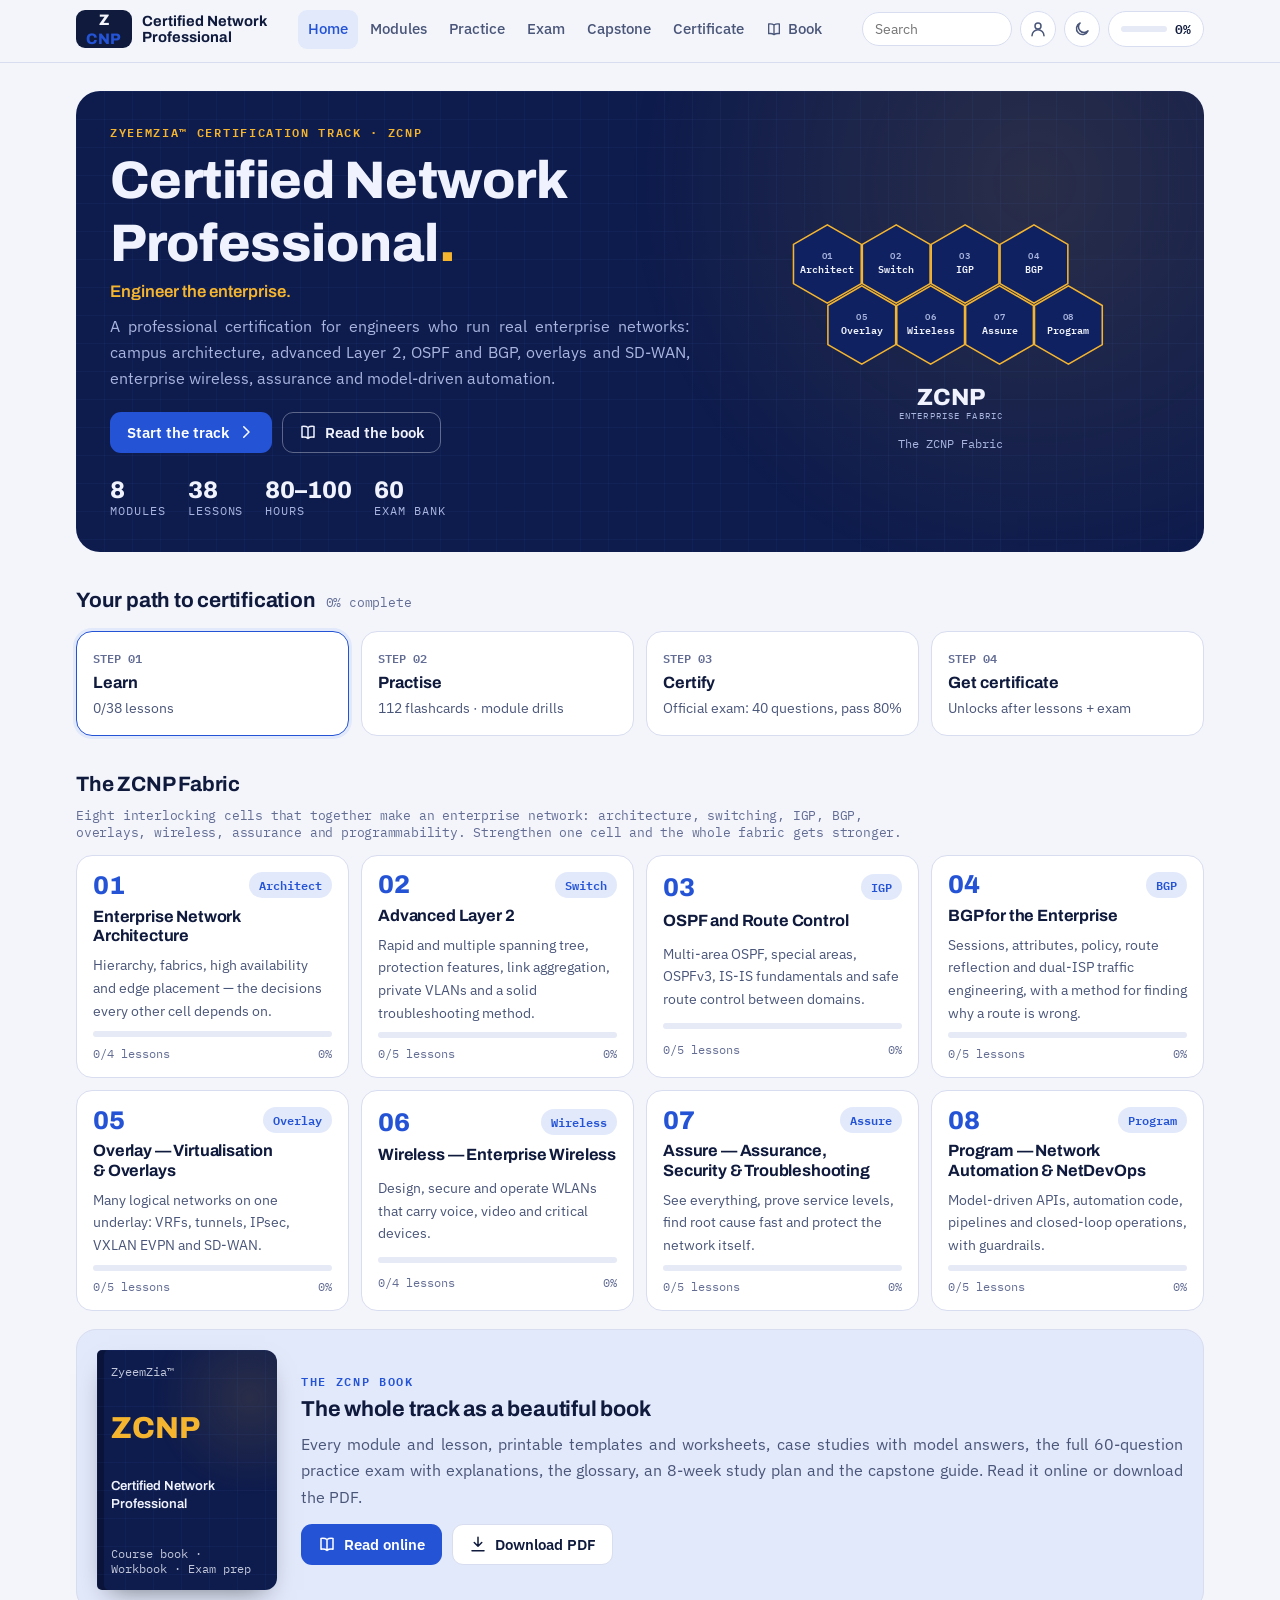
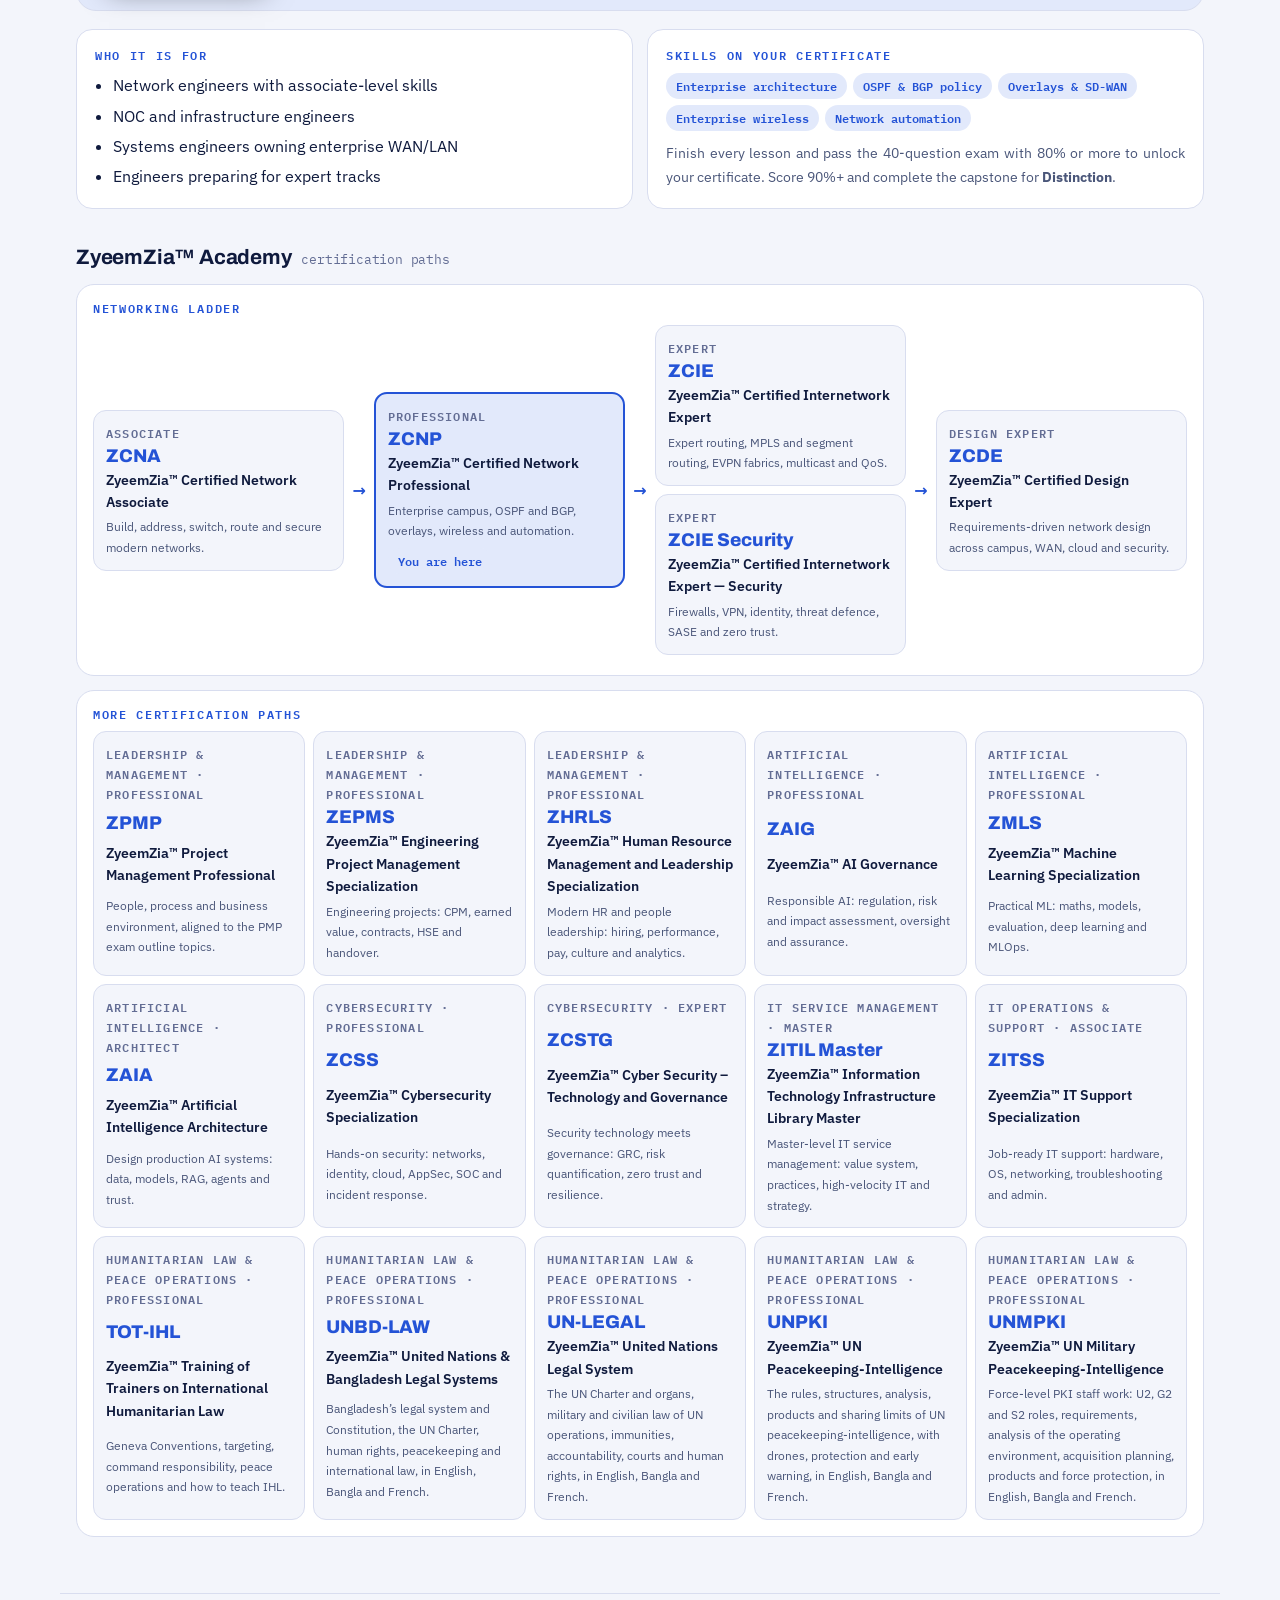
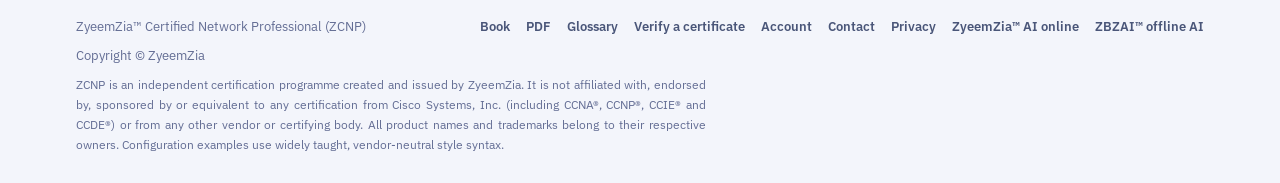
<file: index.html>
<!doctype html>
<html lang="en">
<head>
<meta charset="utf-8">
<meta name="viewport" content="width=device-width, initial-scale=1, viewport-fit=cover">
<title>ZyeemZia™ Certified Network Professional (ZCNP)</title>
<meta name="description" content="ZyeemZia™ Certified Network Professional (ZCNP): enterprise architecture, advanced switching, OSPF and BGP, overlays and SD-WAN, enterprise wireless, assurance and network automation. Free online course, smart book and certificate. Independent programme, not affiliated with Cisco.">
<meta name="author" content="ZyeemZia">
<meta name="theme-color" content="#0d1b4d">
<link rel="icon" href="favicon.svg" type="image/svg+xml">
<link rel="canonical" href="https://zcnp.zyeemzia.com/">
<meta property="og:type" content="website">
<meta property="og:site_name" content="ZyeemZia™ Certification Tracks">
<meta property="og:title" content="ZyeemZia™ Certified Network Professional (ZCNP)">
<meta property="og:description" content="ZyeemZia™ Certified Network Professional (ZCNP): enterprise architecture, advanced switching, OSPF and BGP, overlays and SD-WAN, enterprise wireless, assurance and network automation. Free online course, smart book and certificate. Independent programme, not affiliated with Cisco.">
<meta property="og:url" content="https://zcnp.zyeemzia.com/">
<meta property="og:image" content="https://zcnp.zyeemzia.com/og-image.png">
<meta property="og:image:width" content="1200">
<meta property="og:image:height" content="630">
<meta name="twitter:card" content="summary_large_image">
<meta name="twitter:image" content="https://zcnp.zyeemzia.com/og-image.png">
<script>try{var z=JSON.parse(localStorage.getItem("zcnp.v1")||"{}").theme;if(z==="dark"||z==="light")document.documentElement.setAttribute("data-theme",z)}catch(e){}</script>
<link rel="stylesheet" href="fonts.css?v=66d4b9ed12">
<link rel="stylesheet" href="theme.css?v=30d2abb371">
<link rel="preload" href="fonts/IBMPlexSans-400-latin-a68a20.woff2" as="font" type="font/woff2" crossorigin>
<link rel="preload" href="fonts/Archivo-600-latin-79dc5e.woff2" as="font" type="font/woff2" crossorigin>
<link rel="stylesheet" href="app.css?v=2059a68e38">
</head>
<body>
<header class="topbar">
  <div class="topbar-in">
    <a class="brand" href="#home" aria-label="ZCNP home"><span class="brand-mark">Z<i>CNP</i></span><span class="brand-text"><b>Certified Network Professional</b><small>ZyeemZia™ Certification Track</small></span></a>
    <nav class="mainnav" id="mainnav" aria-label="Main"></nav>
    <div class="top-tools">
      <form class="search" id="searchForm" role="search"><input id="searchInput" type="search" placeholder="Search" aria-label="Search lessons and terms"></form>
      <a class="icon-btn search-icon" href="#search/" aria-label="Search"><svg viewBox="0 0 24 24" fill="none" stroke="currentColor" stroke-width="2" stroke-linecap="round" aria-hidden="true"><circle cx="11" cy="11" r="7"/><path d="M20 20l-4-4"/></svg></a>
      <a class="icon-btn" id="acctBtn" href="#account" aria-label="Sign in"></a>
      <button class="icon-btn" id="themeBtn" type="button" aria-label="Toggle dark mode"></button>
      <a class="prog-chip" id="progChip" href="#settings" aria-label="Your progress"></a>
    </div>
  </div>
  <div class="read-bar" id="readBar"></div>
</header>
<main id="view" class="view" tabindex="-1"><div class="boot" aria-label="Loading the course"><i></i><i></i><i></i></div></main>
<footer class="site-foot">
  <div class="row"><span>ZyeemZia™ Certified Network Professional (ZCNP)</span><span style="display:flex;gap:16px;flex-wrap:wrap"><a href="book.html" target="_blank" rel="noopener">Book</a><a href="ZCNP-Book.pdf" download>PDF</a><a href="#glossary">Glossary</a><a href="#verify/">Verify a certificate</a><a href="#account">Account</a><a href="#contact">Contact</a><a href="privacy.html">Privacy</a><a href="https://ai.zyeemzia.com/" target="_blank" rel="noopener">ZyeemZia™ AI online</a><a href="https://zbzai.zyeemzia.com/" target="_blank" rel="noopener">ZBZAI™ offline AI</a></span><span>Copyright © ZyeemZia</span></div>
  <p class="disc" id="disc"></p>
</footer>
<nav class="tabbar" id="tabbar" aria-label="Main mobile"></nav>
<div class="toast" id="toast" role="status" aria-live="polite" hidden></div>
<script defer src="core.js?v=756f940ff2"></script>
<script defer src="figures.js?v=d0575e00c2"></script>
<script defer src="family.js?v=e2194631f1"></script>
<script defer src="data/track.js?v=e5dce56b9c"></script>
<script defer src="data/m1-4.js?v=70530b1c42"></script>
<script defer src="data/m5-8.js?v=0940fc25f3"></script>
<script defer src="app.js?v=317a90ee0c"></script>
<script>/* ZyeemZia house style: justified writing. Paragraphs and list text that read left-aligned are justified; centred text, headings, buttons and columns too narrow to justify cleanly stay as they are. Copyright © ZyeemZia */(function(){var S='p,li,dd,blockquote';function j(r){if(!r||!r.querySelectorAll)return;var L=r.querySelectorAll(S);for(var i=0;i<L.length;i++){var e=L[i];if(e.getAttribute('data-zj'))continue;e.setAttribute('data-zj','1');var a=getComputedStyle(e).textAlign;if(a==='start'||a==='left'||a==='-webkit-auto'){var w=e.clientWidth;if(!w||w>=280)e.style.textAlign='justify'}}}function go(){j(document);if(!window.MutationObserver)return;new MutationObserver(function(m){for(var i=0;i<m.length;i++){var N=m[i].addedNodes;for(var k=0;k<N.length;k++){var n=N[k];if(n.nodeType===1)j(n.matches&&n.matches(S)?n.parentNode:n)}}}).observe(document.body,{childList:true,subtree:true})}if(document.readyState==='loading')document.addEventListener('DOMContentLoaded',go);else go()})()</script>
</body>
</html>
</file>
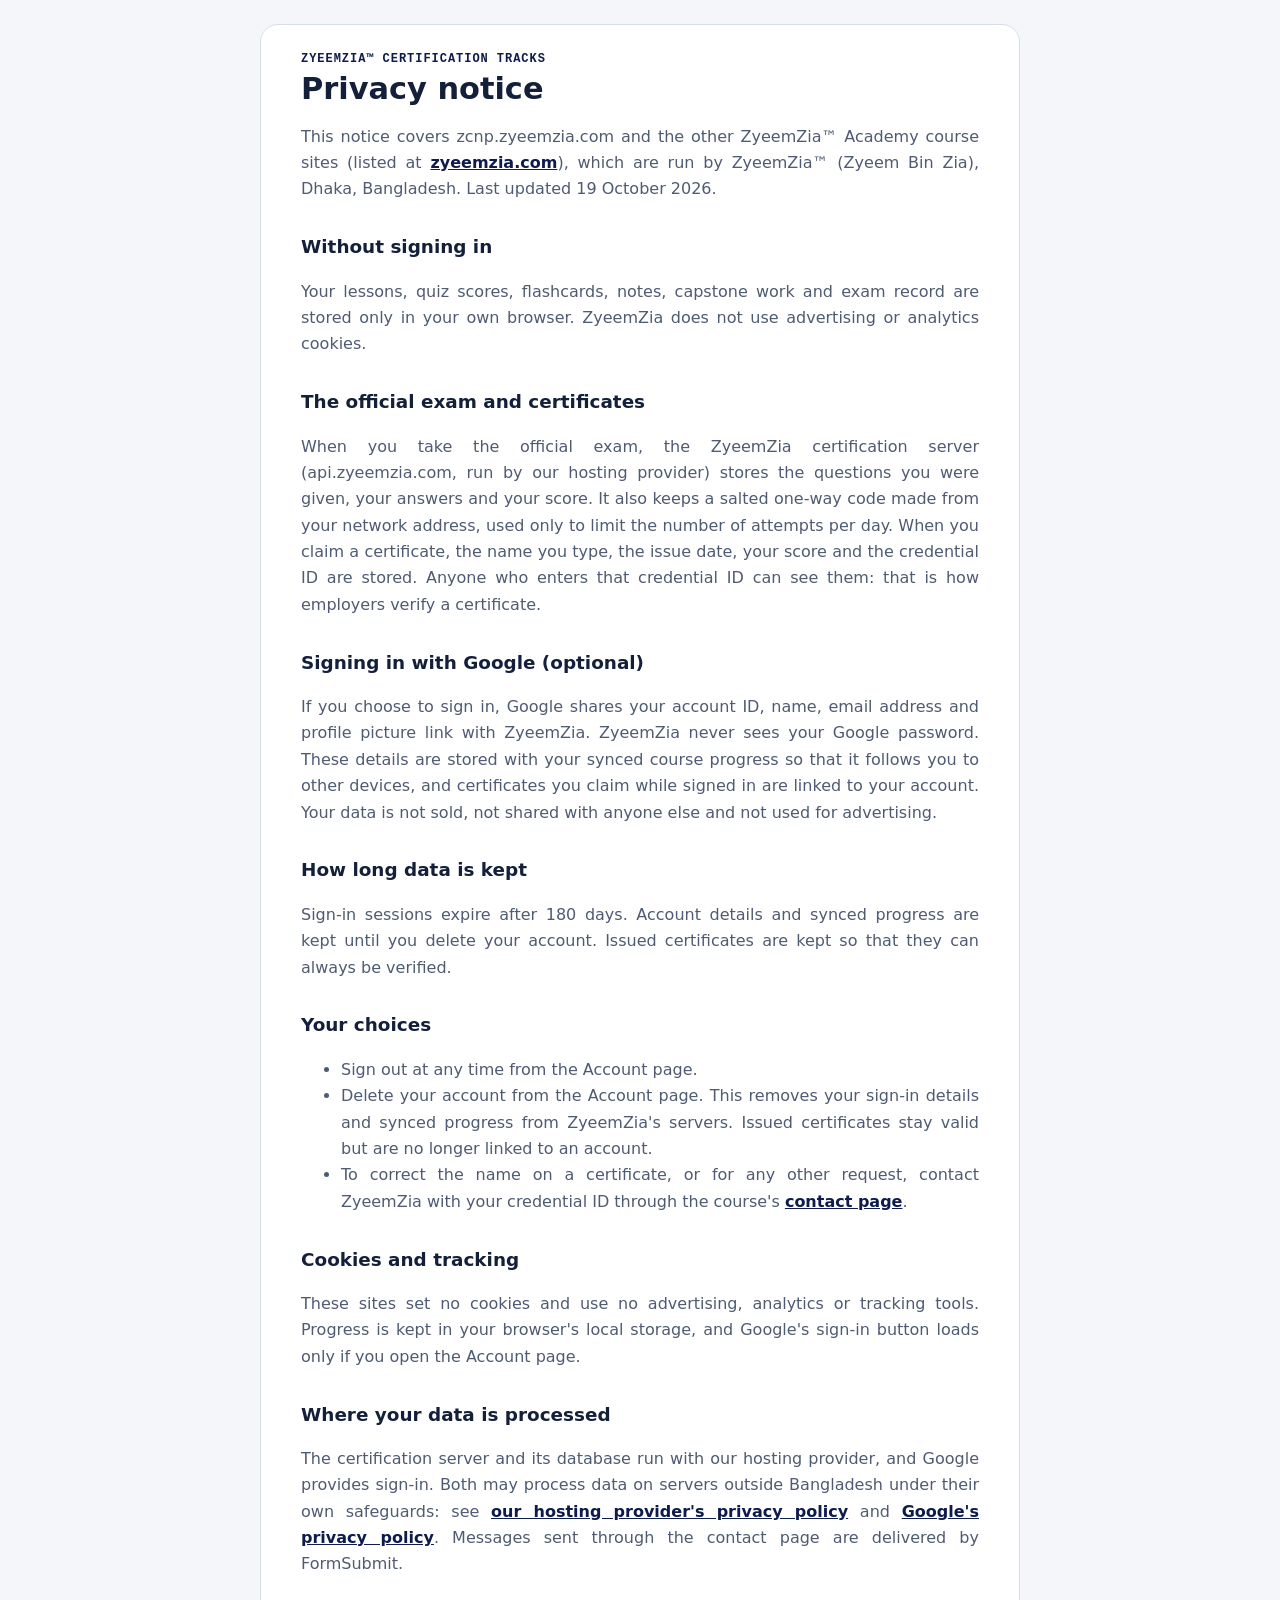
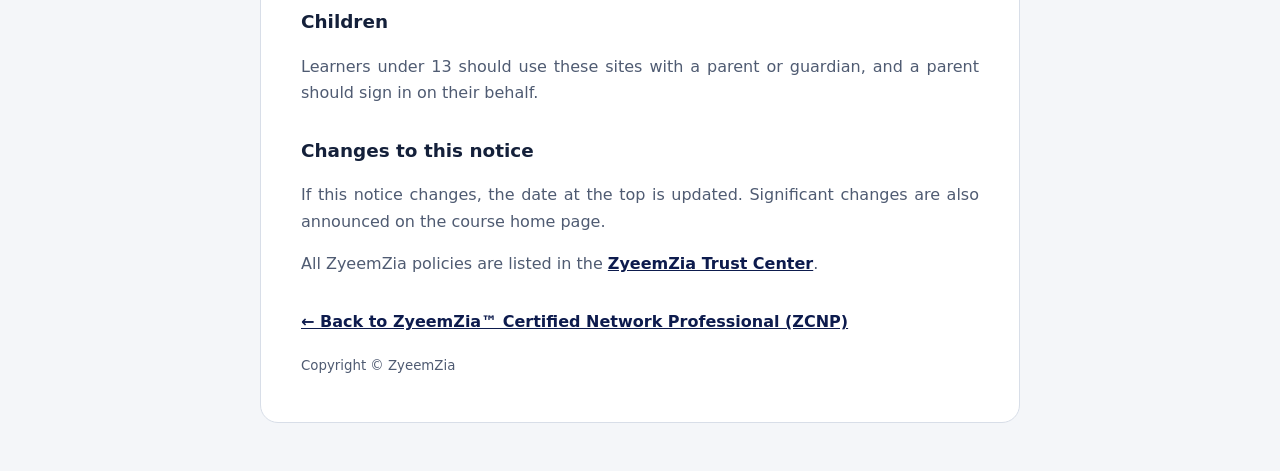
<file: privacy.html>
<!doctype html>
<html lang="en"><head><meta charset="utf-8"><meta name="viewport" content="width=device-width, initial-scale=1">
<title>Privacy notice · ZyeemZia™ ZCNP</title><meta name="description" content="How the ZyeemZia certification tracks handle your data."><link rel="icon" href="favicon.svg" type="image/svg+xml">
<style>:root{--bg:#f4f6f9;--card:#fff;--ink:#14203a;--mut:#4f5b72;--line:#d8dee8;--acc:#0d1b4d}@media (prefers-color-scheme:dark){:root{--bg:#0b1120;--card:#121a2c;--ink:#e8edf6;--mut:#a6b2c8;--line:#26324a;--acc:#f5b52e;color-scheme:dark}}
*{box-sizing:border-box}body{margin:0;background:var(--bg);color:var(--ink);font:16px/1.65 "Segoe UI",system-ui,sans-serif;padding:24px 16px 48px}main{max-width:760px;margin:0 auto;background:var(--card);border:1px solid var(--line);border-radius:18px;padding:28px clamp(18px,5vw,40px)}
h1{font-size:1.9rem;line-height:1.2;margin:.2em 0 .4em}h2{font-size:1.15rem;margin:1.6em 0 .3em}p,li{color:var(--mut)}a{color:var(--acc);font-weight:600}.eb{font:700 .75rem/1 ui-monospace,Consolas,monospace;letter-spacing:.08em;text-transform:uppercase;color:var(--acc)}small{color:var(--mut)}</style><link rel="canonical" href="https://zcnp.zyeemzia.com/privacy.html">
</head>
<body><main>
<div class="eb">ZyeemZia™ certification tracks</div>
<h1>Privacy notice</h1>
<p>This notice covers zcnp.zyeemzia.com and the other ZyeemZia™ Academy course sites (listed at <a href="https://zyeemzia.com/#academy">zyeemzia.com</a>), which are run by ZyeemZia™ (Zyeem Bin Zia), Dhaka, Bangladesh. Last updated 19 October 2026.</p>
<h2>Without signing in</h2>
<p>Your lessons, quiz scores, flashcards, notes, capstone work and exam record are stored only in your own browser. ZyeemZia does not use advertising or analytics cookies.</p>
<h2>The official exam and certificates</h2>
<p>When you take the official exam, the ZyeemZia certification server (api.zyeemzia.com, run by our hosting provider) stores the questions you were given, your answers and your score. It also keeps a salted one-way code made from your network address, used only to limit the number of attempts per day. When you claim a certificate, the name you type, the issue date, your score and the credential ID are stored. Anyone who enters that credential ID can see them: that is how employers verify a certificate.</p>
<h2>Signing in with Google (optional)</h2>
<p>If you choose to sign in, Google shares your account ID, name, email address and profile picture link with ZyeemZia. ZyeemZia never sees your Google password. These details are stored with your synced course progress so that it follows you to other devices, and certificates you claim while signed in are linked to your account. Your data is not sold, not shared with anyone else and not used for advertising.</p>
<h2>How long data is kept</h2>
<p>Sign-in sessions expire after 180 days. Account details and synced progress are kept until you delete your account. Issued certificates are kept so that they can always be verified.</p>
<h2>Your choices</h2>
<ul><li>Sign out at any time from the Account page.</li><li>Delete your account from the Account page. This removes your sign-in details and synced progress from ZyeemZia's servers. Issued certificates stay valid but are no longer linked to an account.</li><li>To correct the name on a certificate, or for any other request, contact ZyeemZia with your credential ID through the course's <a href="./#contact">contact page</a>.</li></ul>
<h2>Cookies and tracking</h2>
<p>These sites set no cookies and use no advertising, analytics or tracking tools. Progress is kept in your browser's local storage, and Google's sign-in button loads only if you open the Account page.</p>
<h2>Where your data is processed</h2>
<p>The certification server and its database run with our hosting provider, and Google provides sign-in. Both may process data on servers outside Bangladesh under their own safeguards: see <a href="https://www.cloudflare.com/privacypolicy/">our hosting provider's privacy policy</a> and <a href="https://policies.google.com/privacy">Google's privacy policy</a>. Messages sent through the contact page are delivered by FormSubmit.</p>
<h2>Children</h2>
<p>Learners under 13 should use these sites with a parent or guardian, and a parent should sign in on their behalf.</p>
<h2>Changes to this notice</h2>
<p>If this notice changes, the date at the top is updated. Significant changes are also announced on the course home page.</p>
<p>All ZyeemZia policies are listed in the <a href="https://policy.zyeemzia.com/">ZyeemZia Trust Center</a>.</p>
<p style="margin-top:2em"><a href="./">← Back to ZyeemZia™ Certified Network Professional (ZCNP)</a></p>
<p><small>Copyright © ZyeemZia</small></p>
</main><script>/* ZyeemZia house style: justified writing. Paragraphs and list text that read left-aligned are justified; centred text, headings, buttons and columns too narrow to justify cleanly stay as they are. Copyright © ZyeemZia */(function(){var S='p,li,dd,blockquote';function j(r){if(!r||!r.querySelectorAll)return;var L=r.querySelectorAll(S);for(var i=0;i<L.length;i++){var e=L[i];if(e.getAttribute('data-zj'))continue;e.setAttribute('data-zj','1');var a=getComputedStyle(e).textAlign;if(a==='start'||a==='left'||a==='-webkit-auto'){var w=e.clientWidth;if(!w||w>=280)e.style.textAlign='justify'}}}function go(){j(document);if(!window.MutationObserver)return;new MutationObserver(function(m){for(var i=0;i<m.length;i++){var N=m[i].addedNodes;for(var k=0;k<N.length;k++){var n=N[k];if(n.nodeType===1)j(n.matches&&n.matches(S)?n.parentNode:n)}}}).observe(document.body,{childList:true,subtree:true})}if(document.readyState==='loading')document.addEventListener('DOMContentLoaded',go);else go()})()</script>
</body></html>
</file>
<file: fonts.css>
/* Bundled Google Fonts (SIL Open Font License) for offline use and PDF printing */
@font-face {
  font-family: 'Archivo';
  font-style: normal;
  font-weight: 600;
  font-stretch: 100%;
  font-display: swap;
  src: url(fonts/Archivo-600-latin-ext-20ba07.woff2) format('woff2');
  unicode-range: U+0100-02BA, U+02BD-02C5, U+02C7-02CC, U+02CE-02D7, U+02DD-02FF, U+0304, U+0308, U+0329, U+1D00-1DBF, U+1E00-1E9F, U+1EF2-1EFF, U+2020, U+20A0-20AB, U+20AD-20C4, U+2113, U+2C60-2C7F, U+A720-A7FF;
}
@font-face {
  font-family: 'Archivo';
  font-style: normal;
  font-weight: 600;
  font-stretch: 100%;
  font-display: swap;
  src: url(fonts/Archivo-600-latin-79dc5e.woff2) format('woff2');
  unicode-range: U+0000-00FF, U+0131, U+0152-0153, U+02BB-02BC, U+02C6, U+02DA, U+02DC, U+0304, U+0308, U+0329, U+2000-206F, U+20AC, U+2122, U+2191, U+2193, U+2212, U+2215, U+FEFF, U+FFFD;
}
@font-face {
  font-family: 'Archivo';
  font-style: normal;
  font-weight: 700;
  font-stretch: 100%;
  font-display: swap;
  src: url(fonts/Archivo-600-latin-ext-20ba07.woff2) format('woff2');
  unicode-range: U+0100-02BA, U+02BD-02C5, U+02C7-02CC, U+02CE-02D7, U+02DD-02FF, U+0304, U+0308, U+0329, U+1D00-1DBF, U+1E00-1E9F, U+1EF2-1EFF, U+2020, U+20A0-20AB, U+20AD-20C4, U+2113, U+2C60-2C7F, U+A720-A7FF;
}
@font-face {
  font-family: 'Archivo';
  font-style: normal;
  font-weight: 700;
  font-stretch: 100%;
  font-display: swap;
  src: url(fonts/Archivo-600-latin-79dc5e.woff2) format('woff2');
  unicode-range: U+0000-00FF, U+0131, U+0152-0153, U+02BB-02BC, U+02C6, U+02DA, U+02DC, U+0304, U+0308, U+0329, U+2000-206F, U+20AC, U+2122, U+2191, U+2193, U+2212, U+2215, U+FEFF, U+FFFD;
}
@font-face {
  font-family: 'Archivo';
  font-style: normal;
  font-weight: 800;
  font-stretch: 100%;
  font-display: swap;
  src: url(fonts/Archivo-600-latin-ext-20ba07.woff2) format('woff2');
  unicode-range: U+0100-02BA, U+02BD-02C5, U+02C7-02CC, U+02CE-02D7, U+02DD-02FF, U+0304, U+0308, U+0329, U+1D00-1DBF, U+1E00-1E9F, U+1EF2-1EFF, U+2020, U+20A0-20AB, U+20AD-20C4, U+2113, U+2C60-2C7F, U+A720-A7FF;
}
@font-face {
  font-family: 'Archivo';
  font-style: normal;
  font-weight: 800;
  font-stretch: 100%;
  font-display: swap;
  src: url(fonts/Archivo-600-latin-79dc5e.woff2) format('woff2');
  unicode-range: U+0000-00FF, U+0131, U+0152-0153, U+02BB-02BC, U+02C6, U+02DA, U+02DC, U+0304, U+0308, U+0329, U+2000-206F, U+20AC, U+2122, U+2191, U+2193, U+2212, U+2215, U+FEFF, U+FFFD;
}
@font-face {
  font-family: 'IBM Plex Mono';
  font-style: normal;
  font-weight: 400;
  font-display: swap;
  src: url(fonts/IBMPlexMono-400-latin-ext-7f25d9.woff2) format('woff2');
  unicode-range: U+0100-02BA, U+02BD-02C5, U+02C7-02CC, U+02CE-02D7, U+02DD-02FF, U+0304, U+0308, U+0329, U+1D00-1DBF, U+1E00-1E9F, U+1EF2-1EFF, U+2020, U+20A0-20AB, U+20AD-20C4, U+2113, U+2C60-2C7F, U+A720-A7FF;
}
@font-face {
  font-family: 'IBM Plex Mono';
  font-style: normal;
  font-weight: 400;
  font-display: swap;
  src: url(fonts/IBMPlexMono-400-latin-d196e8.woff2) format('woff2');
  unicode-range: U+0000-00FF, U+0131, U+0152-0153, U+02BB-02BC, U+02C6, U+02DA, U+02DC, U+0304, U+0308, U+0329, U+2000-206F, U+20AC, U+2122, U+2191, U+2193, U+2212, U+2215, U+FEFF, U+FFFD;
}
@font-face {
  font-family: 'IBM Plex Mono';
  font-style: normal;
  font-weight: 600;
  font-display: swap;
  src: url(fonts/IBMPlexMono-600-latin-ext-bf8910.woff2) format('woff2');
  unicode-range: U+0100-02BA, U+02BD-02C5, U+02C7-02CC, U+02CE-02D7, U+02DD-02FF, U+0304, U+0308, U+0329, U+1D00-1DBF, U+1E00-1E9F, U+1EF2-1EFF, U+2020, U+20A0-20AB, U+20AD-20C4, U+2113, U+2C60-2C7F, U+A720-A7FF;
}
@font-face {
  font-family: 'IBM Plex Mono';
  font-style: normal;
  font-weight: 600;
  font-display: swap;
  src: url(fonts/IBMPlexMono-600-latin-9b8270.woff2) format('woff2');
  unicode-range: U+0000-00FF, U+0131, U+0152-0153, U+02BB-02BC, U+02C6, U+02DA, U+02DC, U+0304, U+0308, U+0329, U+2000-206F, U+20AC, U+2122, U+2191, U+2193, U+2212, U+2215, U+FEFF, U+FFFD;
}
@font-face {
  font-family: 'IBM Plex Sans';
  font-style: italic;
  font-weight: 400;
  font-stretch: 100%;
  font-display: swap;
  src: url(fonts/IBMPlexSans-400i-latin-ext-77f5d9.woff2) format('woff2');
  unicode-range: U+0100-02BA, U+02BD-02C5, U+02C7-02CC, U+02CE-02D7, U+02DD-02FF, U+0304, U+0308, U+0329, U+1D00-1DBF, U+1E00-1E9F, U+1EF2-1EFF, U+2020, U+20A0-20AB, U+20AD-20C4, U+2113, U+2C60-2C7F, U+A720-A7FF;
}
@font-face {
  font-family: 'IBM Plex Sans';
  font-style: italic;
  font-weight: 400;
  font-stretch: 100%;
  font-display: swap;
  src: url(fonts/IBMPlexSans-400i-latin-46a3d9.woff2) format('woff2');
  unicode-range: U+0000-00FF, U+0131, U+0152-0153, U+02BB-02BC, U+02C6, U+02DA, U+02DC, U+0304, U+0308, U+0329, U+2000-206F, U+20AC, U+2122, U+2191, U+2193, U+2212, U+2215, U+FEFF, U+FFFD;
}
@font-face {
  font-family: 'IBM Plex Sans';
  font-style: normal;
  font-weight: 400;
  font-stretch: 100%;
  font-display: swap;
  src: url(fonts/IBMPlexSans-400-latin-ext-71c30c.woff2) format('woff2');
  unicode-range: U+0100-02BA, U+02BD-02C5, U+02C7-02CC, U+02CE-02D7, U+02DD-02FF, U+0304, U+0308, U+0329, U+1D00-1DBF, U+1E00-1E9F, U+1EF2-1EFF, U+2020, U+20A0-20AB, U+20AD-20C4, U+2113, U+2C60-2C7F, U+A720-A7FF;
}
@font-face {
  font-family: 'IBM Plex Sans';
  font-style: normal;
  font-weight: 400;
  font-stretch: 100%;
  font-display: swap;
  src: url(fonts/IBMPlexSans-400-latin-a68a20.woff2) format('woff2');
  unicode-range: U+0000-00FF, U+0131, U+0152-0153, U+02BB-02BC, U+02C6, U+02DA, U+02DC, U+0304, U+0308, U+0329, U+2000-206F, U+20AC, U+2122, U+2191, U+2193, U+2212, U+2215, U+FEFF, U+FFFD;
}
@font-face {
  font-family: 'IBM Plex Sans';
  font-style: normal;
  font-weight: 500;
  font-stretch: 100%;
  font-display: swap;
  src: url(fonts/IBMPlexSans-400-latin-ext-71c30c.woff2) format('woff2');
  unicode-range: U+0100-02BA, U+02BD-02C5, U+02C7-02CC, U+02CE-02D7, U+02DD-02FF, U+0304, U+0308, U+0329, U+1D00-1DBF, U+1E00-1E9F, U+1EF2-1EFF, U+2020, U+20A0-20AB, U+20AD-20C4, U+2113, U+2C60-2C7F, U+A720-A7FF;
}
@font-face {
  font-family: 'IBM Plex Sans';
  font-style: normal;
  font-weight: 500;
  font-stretch: 100%;
  font-display: swap;
  src: url(fonts/IBMPlexSans-400-latin-a68a20.woff2) format('woff2');
  unicode-range: U+0000-00FF, U+0131, U+0152-0153, U+02BB-02BC, U+02C6, U+02DA, U+02DC, U+0304, U+0308, U+0329, U+2000-206F, U+20AC, U+2122, U+2191, U+2193, U+2212, U+2215, U+FEFF, U+FFFD;
}
@font-face {
  font-family: 'IBM Plex Sans';
  font-style: normal;
  font-weight: 600;
  font-stretch: 100%;
  font-display: swap;
  src: url(fonts/IBMPlexSans-400-latin-ext-71c30c.woff2) format('woff2');
  unicode-range: U+0100-02BA, U+02BD-02C5, U+02C7-02CC, U+02CE-02D7, U+02DD-02FF, U+0304, U+0308, U+0329, U+1D00-1DBF, U+1E00-1E9F, U+1EF2-1EFF, U+2020, U+20A0-20AB, U+20AD-20C4, U+2113, U+2C60-2C7F, U+A720-A7FF;
}
@font-face {
  font-family: 'IBM Plex Sans';
  font-style: normal;
  font-weight: 600;
  font-stretch: 100%;
  font-display: swap;
  src: url(fonts/IBMPlexSans-400-latin-a68a20.woff2) format('woff2');
  unicode-range: U+0000-00FF, U+0131, U+0152-0153, U+02BB-02BC, U+02C6, U+02DA, U+02DC, U+0304, U+0308, U+0329, U+2000-206F, U+20AC, U+2122, U+2191, U+2193, U+2212, U+2215, U+FEFF, U+FFFD;
}
@font-face {
  font-family: 'IBM Plex Sans';
  font-style: normal;
  font-weight: 700;
  font-stretch: 100%;
  font-display: swap;
  src: url(fonts/IBMPlexSans-400-latin-ext-71c30c.woff2) format('woff2');
  unicode-range: U+0100-02BA, U+02BD-02C5, U+02C7-02CC, U+02CE-02D7, U+02DD-02FF, U+0304, U+0308, U+0329, U+1D00-1DBF, U+1E00-1E9F, U+1EF2-1EFF, U+2020, U+20A0-20AB, U+20AD-20C4, U+2113, U+2C60-2C7F, U+A720-A7FF;
}
@font-face {
  font-family: 'IBM Plex Sans';
  font-style: normal;
  font-weight: 700;
  font-stretch: 100%;
  font-display: swap;
  src: url(fonts/IBMPlexSans-400-latin-a68a20.woff2) format('woff2');
  unicode-range: U+0000-00FF, U+0131, U+0152-0153, U+02BB-02BC, U+02C6, U+02DA, U+02DC, U+0304, U+0308, U+0329, U+2000-206F, U+20AC, U+2122, U+2191, U+2193, U+2212, U+2215, U+FEFF, U+FFFD;
}
@font-face {
  font-family: 'Sora';
  font-style: normal;
  font-weight: 500;
  font-display: swap;
  src: url(fonts/Sora-500-latin-ext-f9e5e3.woff2) format('woff2');
  unicode-range: U+0100-02BA, U+02BD-02C5, U+02C7-02CC, U+02CE-02D7, U+02DD-02FF, U+0304, U+0308, U+0329, U+1D00-1DBF, U+1E00-1E9F, U+1EF2-1EFF, U+2020, U+20A0-20AB, U+20AD-20C4, U+2113, U+2C60-2C7F, U+A720-A7FF;
}
@font-face {
  font-family: 'Sora';
  font-style: normal;
  font-weight: 500;
  font-display: swap;
  src: url(fonts/Sora-500-latin-4fa0aa.woff2) format('woff2');
  unicode-range: U+0000-00FF, U+0131, U+0152-0153, U+02BB-02BC, U+02C6, U+02DA, U+02DC, U+0304, U+0308, U+0329, U+2000-206F, U+20AC, U+2122, U+2191, U+2193, U+2212, U+2215, U+FEFF, U+FFFD;
}
@font-face {
  font-family: 'Sora';
  font-style: normal;
  font-weight: 600;
  font-display: swap;
  src: url(fonts/Sora-500-latin-ext-f9e5e3.woff2) format('woff2');
  unicode-range: U+0100-02BA, U+02BD-02C5, U+02C7-02CC, U+02CE-02D7, U+02DD-02FF, U+0304, U+0308, U+0329, U+1D00-1DBF, U+1E00-1E9F, U+1EF2-1EFF, U+2020, U+20A0-20AB, U+20AD-20C4, U+2113, U+2C60-2C7F, U+A720-A7FF;
}
@font-face {
  font-family: 'Sora';
  font-style: normal;
  font-weight: 600;
  font-display: swap;
  src: url(fonts/Sora-500-latin-4fa0aa.woff2) format('woff2');
  unicode-range: U+0000-00FF, U+0131, U+0152-0153, U+02BB-02BC, U+02C6, U+02DA, U+02DC, U+0304, U+0308, U+0329, U+2000-206F, U+20AC, U+2122, U+2191, U+2193, U+2212, U+2215, U+FEFF, U+FFFD;
}
@font-face {
  font-family: 'Sora';
  font-style: normal;
  font-weight: 700;
  font-display: swap;
  src: url(fonts/Sora-500-latin-ext-f9e5e3.woff2) format('woff2');
  unicode-range: U+0100-02BA, U+02BD-02C5, U+02C7-02CC, U+02CE-02D7, U+02DD-02FF, U+0304, U+0308, U+0329, U+1D00-1DBF, U+1E00-1E9F, U+1EF2-1EFF, U+2020, U+20A0-20AB, U+20AD-20C4, U+2113, U+2C60-2C7F, U+A720-A7FF;
}
@font-face {
  font-family: 'Sora';
  font-style: normal;
  font-weight: 700;
  font-display: swap;
  src: url(fonts/Sora-500-latin-4fa0aa.woff2) format('woff2');
  unicode-range: U+0000-00FF, U+0131, U+0152-0153, U+02BB-02BC, U+02C6, U+02DA, U+02DC, U+0304, U+0308, U+0329, U+2000-206F, U+20AC, U+2122, U+2191, U+2193, U+2212, U+2215, U+FEFF, U+FFFD;
}
@font-face {
  font-family: 'Sora';
  font-style: normal;
  font-weight: 800;
  font-display: swap;
  src: url(fonts/Sora-500-latin-ext-f9e5e3.woff2) format('woff2');
  unicode-range: U+0100-02BA, U+02BD-02C5, U+02C7-02CC, U+02CE-02D7, U+02DD-02FF, U+0304, U+0308, U+0329, U+1D00-1DBF, U+1E00-1E9F, U+1EF2-1EFF, U+2020, U+20A0-20AB, U+20AD-20C4, U+2113, U+2C60-2C7F, U+A720-A7FF;
}
@font-face {
  font-family: 'Sora';
  font-style: normal;
  font-weight: 800;
  font-display: swap;
  src: url(fonts/Sora-500-latin-4fa0aa.woff2) format('woff2');
  unicode-range: U+0000-00FF, U+0131, U+0152-0153, U+02BB-02BC, U+02C6, U+02DA, U+02DC, U+0304, U+0308, U+0329, U+2000-206F, U+20AC, U+2122, U+2191, U+2193, U+2212, U+2215, U+FEFF, U+FFFD;
}
</file>
<file: theme.css>
/* ZCNP — "carrier": royal blue, amber signal; fine circuit-grid motif. */
:root {
  --bg: #f3f5fb; --surface: #ffffff; --surface-2: #e6eaf6; --ink: #0f1a3d; --ink-2: #4a5679; --ink-3: #636d94; --line: #d8ddef;
  --accent: #2453d6; --accent-ink: #ffffff; --accent-soft: #e2e9fb; --accent-2: #946604; --accent-2-soft: #f7ecd2;
  --good: #1d7a4b; --good-soft: #dcf1e4; --bad: #b42a2a; --bad-soft: #f9e2e0; --warn: #b77800; --warn-soft: #fbefd3; --on-status: #ffffff;
  --hero-bg: #0d1b4d; --hero-ink: #f0f3fd; --hero-ink-2: #a9b5df; --hero-accent: #f5b52e;
  --motif: linear-gradient(rgba(111,155,255,.10) 1px, transparent 1px) 0 0 / 28px 28px, linear-gradient(90deg, rgba(111,155,255,.10) 1px, transparent 1px) 0 0 / 28px 28px, radial-gradient(circle at 85% 20%, rgba(245,181,46,.25), transparent 40%);
  --sg-line: #2a3c7a; --sg-accent: #f5b52e; --sg-accent-2: #6f9bff; --sg-node: #0f2160; --sg-ink: #f0f3fd; --sg-ink-2: #a9b5df;
  --f-display: "Archivo", "IBM Plex Sans", "Segoe UI", sans-serif; --f-body: "IBM Plex Sans", "Segoe UI", system-ui, sans-serif; --f-mono: "IBM Plex Mono", Consolas, monospace;
  --radius: 16px;
}
@media (prefers-color-scheme: dark) {
  :root:not([data-theme="light"]) {
  --bg: #080e24; --surface: #0f1733; --surface-2: #172143; --ink: #e8ecfa; --ink-2: #a5aed0; --ink-3: #7983a3; --line: #243056;
  --accent: #6f9bff; --accent-ink: #06102e; --accent-soft: #1a2a5c; --accent-2: #f5b52e; --accent-2-soft: #3a2c0c;
  --good: #5bd39a; --good-soft: #10301f; --bad: #ff7a7a; --bad-soft: #3a1616; --warn: #f2b84c; --warn-soft: #3a2c10; --on-status: #080e24;
  color-scheme: dark;
  }
}
:root[data-theme="dark"] {
  --bg: #080e24; --surface: #0f1733; --surface-2: #172143; --ink: #e8ecfa; --ink-2: #a5aed0; --ink-3: #7983a3; --line: #243056;
  --accent: #6f9bff; --accent-ink: #06102e; --accent-soft: #1a2a5c; --accent-2: #f5b52e; --accent-2-soft: #3a2c0c;
  --good: #5bd39a; --good-soft: #10301f; --bad: #ff7a7a; --bad-soft: #3a1616; --warn: #f2b84c; --warn-soft: #3a2c10; --on-status: #080e24;
  color-scheme: dark;
}
</file>
<file: app.css>
/* ZyeemZia certification engine — site styles. Colours and faces come from theme.css (per track). */
/* Form controls use the page font; browsers otherwise fall back to Arial. */
button, input, select, textarea { font-family: inherit; }
/* Small print never drops below 12px on screen. */
small { font-size: max(12px, .85em); }
* { box-sizing: border-box; }
[hidden] { display: none !important; }
html { -webkit-text-size-adjust: 100%; }
body { margin: 0; background: var(--bg); color: var(--ink); font: 16px/1.65 var(--f-body); }
a { color: var(--accent); }
button { font: inherit; color: inherit; }
:focus-visible { outline: 3px solid var(--accent-2); outline-offset: 2px; border-radius: 6px; }
h1, h2, h3, h4 { margin: 0; line-height: 1.2; text-wrap: balance; font-family: var(--f-display); letter-spacing: -.01em; }
p { margin: 0; }
code { font: .9em var(--f-mono); background: var(--surface-2); padding: 1px 6px; border-radius: 5px; }
.muted { color: var(--ink-2); }
.eyebrow { font: 600 max(12px, .75rem)/1.2 var(--f-mono); letter-spacing: .14em; text-transform: uppercase; color: var(--accent); }

/* ---------- chrome ---------- */
.topbar { position: sticky; top: 0; padding-top: env(safe-area-inset-top, 0px); z-index: 30; background: color-mix(in srgb, var(--bg) 88%, transparent); backdrop-filter: blur(10px) saturate(1.3); -webkit-backdrop-filter: blur(10px) saturate(1.3); border-bottom: 1px solid var(--line); }
.topbar-in { max-width: 1160px; margin: 0 auto; display: flex; align-items: center; gap: 16px; padding-block: 10px; padding-left: max(16px, env(safe-area-inset-left, 0px)); padding-right: max(16px, env(safe-area-inset-right, 0px)); }
.brand { display: flex; align-items: center; gap: 10px; text-decoration: none; color: var(--ink); flex-shrink: 0; }
.brand-mark { height: 38px; padding: 0 10px; display: grid; place-items: center; background: var(--ink); color: var(--bg); font: 800 .95rem var(--f-display); letter-spacing: .04em; border-radius: 9px; }
.brand-mark i { font-style: normal; color: var(--accent); }
.brand-text { display: flex; flex-direction: column; line-height: 1.15; }
.brand-text b { font: 700 .92rem var(--f-display); }
.brand-text small { font: 500 max(12px, .75rem) var(--f-mono); color: var(--ink-2); letter-spacing: .04em; }
.mainnav { display: flex; gap: 2px; margin-left: 8px; }
.mainnav a { text-decoration: none; color: var(--ink-2); padding: 7px 10px; border-radius: 9px; font-weight: 500; font-size: .93rem; white-space: nowrap; display: inline-flex; gap: 6px; align-items: center; }
.mainnav a:hover { background: var(--surface-2); color: var(--ink); }
.mainnav a[aria-current="page"] { color: var(--accent); background: var(--accent-soft); }
.mainnav svg { width: 16px; height: 16px; }
.top-tools { margin-left: auto; display: flex; gap: 8px; align-items: center; }
.icon-btn { width: 36px; height: 36px; border-radius: 50%; border: 1px solid var(--line); background: var(--surface); display: grid; place-items: center; cursor: pointer; color: var(--ink-2); }
.icon-btn svg, .btn svg, .tabbar svg { width: 18px; height: 18px; }
.prog-chip { display: inline-flex; align-items: center; gap: 8px; text-decoration: none; color: var(--ink); font: 600 .82rem var(--f-mono); background: var(--surface); border: 1px solid var(--line); padding: 6px 12px; border-radius: 999px; font-variant-numeric: tabular-nums; white-space: nowrap; }
.prog-chip i { width: 46px; height: 6px; border-radius: 9px; background: var(--surface-2); overflow: hidden; display: inline-block; }
.prog-chip i b { display: block; height: 100%; background: var(--accent); }
.read-bar { height: 3px; width: 100%; background: var(--accent); transform: scaleX(0); transform-origin: 0 50%; transition: transform .15s; }
.tabbar { display: none; }
.view { max-width: 1160px; margin: 0 auto; outline: none; padding-block: 28px 56px; padding-left: max(16px, env(safe-area-inset-left, 0px)); padding-right: max(16px, env(safe-area-inset-right, 0px)); }
.site-foot { max-width: 1160px; margin: 0 auto; padding-block: 22px 28px; padding-left: max(16px, env(safe-area-inset-left, 0px)); padding-right: max(16px, env(safe-area-inset-right, 0px)); border-top: 1px solid var(--line); color: var(--ink-3); font-size: .82rem; display: grid; gap: 8px; }
.site-foot .row { display: flex; gap: 8px 18px; flex-wrap: wrap; justify-content: space-between; }
.site-foot a { color: var(--ink-2); text-decoration: none; font-weight: 600; }
.site-foot .disc { font-size: max(12px, .76rem); max-width: 90ch; }

/* ---------- common ---------- */
.btn { display: inline-flex; align-items: center; justify-content: center; gap: 8px; border: 1px solid var(--line); background: var(--surface); color: var(--ink); padding: 10px 16px; border-radius: 11px; cursor: pointer; font-weight: 600; text-decoration: none; font-size: .95rem; line-height: 1.25; }
.btn:hover { border-color: var(--ink-3); }
.btn-primary { background: var(--accent); color: var(--accent-ink); border-color: transparent; }
.btn-primary:hover { filter: brightness(1.07); border-color: transparent; }
.btn-dark { background: var(--ink); color: var(--bg); border-color: transparent; }
.btn-ghost { background: none; border-color: transparent; color: var(--ink-2); }
.btn-sm { padding: 6px 11px; font-size: .85rem; border-radius: 9px; }
.btn[disabled] { opacity: .45; cursor: not-allowed; }
.chip { display: inline-flex; align-items: center; gap: 5px; padding: 3px 10px; border-radius: 999px; font: 600 max(12px, .76rem) var(--f-mono); background: var(--surface-2); color: var(--ink-2); white-space: nowrap; }
.chip.ok { background: var(--good-soft); color: var(--good); }
.chip.acc { background: var(--accent-soft); color: var(--accent); }
.chips { display: flex; flex-wrap: wrap; gap: 6px; }
.card { background: var(--surface); border: 1px solid var(--line); border-radius: var(--radius); }
.page-head { display: grid; gap: 6px; margin-bottom: 22px; }
.page-title { font-size: clamp(1.7rem, 3.4vw, 2.4rem); }
.section-title { font-size: 1.3rem; margin: 36px 0 14px; display: flex; align-items: baseline; gap: 10px; flex-wrap: wrap; }
.section-title small { font: 500 .8rem var(--f-mono); color: var(--ink-3); }
.bar { height: 6px; border-radius: 9px; background: var(--surface-2); overflow: hidden; }
.bar > i { display: block; height: 100%; background: var(--accent); }
.empty { text-align: center; padding: 48px 20px; color: var(--ink-2); border: 1px dashed var(--line); border-radius: 18px; }

/* ---------- home ---------- */
.hero { position: relative; overflow: hidden; display: grid; grid-template-columns: minmax(0, 1.15fr) minmax(0, .85fr); gap: 28px; align-items: center; padding: 34px; border-radius: 24px; background: var(--hero-bg); color: var(--hero-ink); }
.hero .motif { position: absolute; inset: 0; pointer-events: none; opacity: .5; background: var(--motif); }
.hero > *:not(.motif) { position: relative; min-width: 0; }
.hero .eyebrow { color: var(--hero-accent); }
.hero h1 { font-size: clamp(2rem, 4.6vw, 3.3rem); font-weight: 800; margin: 10px 0 6px; color: var(--hero-ink); }
.hero h1 span { color: var(--hero-accent); }
.hero .tag { font: 600 1.05rem var(--f-display); color: var(--hero-accent); }
.hero .lead { color: var(--hero-ink-2); max-width: 58ch; margin-top: 12px; }
.hero-actions { display: flex; gap: 10px; flex-wrap: wrap; margin-top: 20px; }
.hero .btn:not(.btn-primary) { background: transparent; color: var(--hero-ink); border-color: color-mix(in srgb, var(--hero-ink) 35%, transparent); }
.hero-stats { display: flex; gap: 22px; flex-wrap: wrap; margin-top: 24px; }
.hero-stats div { display: grid; }
.hero-stats b { font: 800 1.5rem var(--f-display); color: var(--hero-ink); font-variant-numeric: tabular-nums; }
.hero-stats span { font: 500 max(12px, .75rem) var(--f-mono); color: var(--hero-ink-2); text-transform: uppercase; letter-spacing: .08em; }
.hero-sig { display: grid; justify-items: center; gap: 8px; }
.hero-sig .sg { width: 100%; max-width: 360px; height: auto; }
.hero-sig figcaption { font: 500 max(12px, .78rem) var(--f-mono); color: var(--hero-ink-2); text-align: center; }

.path { display: grid; grid-template-columns: repeat(4, minmax(0, 1fr)); gap: 12px; margin-top: 18px; }
.path-step { padding: 16px; border-radius: 16px; background: var(--surface); border: 1px solid var(--line); display: grid; gap: 6px; position: relative; }
.path-step .n { font: 700 max(12px, .75rem) var(--f-mono); color: var(--ink-3); }
.path-step b { font: 700 1.02rem var(--f-display); }
.path-step small { color: var(--ink-2); font-size: .85rem; }
.path-step.done { border-color: var(--good); }
.path-step.done .n { color: var(--good); }
.path-step.now { border-color: var(--accent); box-shadow: 0 0 0 3px var(--accent-soft); }

.mod-grid { display: grid; grid-template-columns: repeat(4, minmax(0, 1fr)); gap: 12px; }
.mod-card { display: grid; gap: 8px; padding: 16px; border-radius: 16px; background: var(--surface); border: 1px solid var(--line); text-decoration: none; color: var(--ink); transition: transform .15s, border-color .15s; min-width: 0; }
.mod-card:hover { transform: translateY(-2px); border-color: var(--accent); }
.mod-top { display: flex; justify-content: space-between; align-items: center; }
.mod-num { font: 800 1.6rem/1 var(--f-display); color: var(--accent); }
.mod-card h3 { font-size: 1.02rem; }
.mod-card p { font-size: .86rem; color: var(--ink-2); }
.mod-card .meta { display: flex; justify-content: space-between; font: 500 max(12px, .75rem) var(--f-mono); color: var(--ink-3); }
.book-banner { display: grid; grid-template-columns: 180px minmax(0, 1fr); gap: 24px; align-items: center; padding: 20px; border-radius: 20px; background: var(--accent-soft); border: 1px solid var(--line); margin-top: 18px; }
.bb-cover { aspect-ratio: 3/4; border-radius: 5px 12px 12px 5px; background: var(--hero-bg); color: var(--hero-ink); padding: 14px; display: flex; flex-direction: column; justify-content: space-between; text-decoration: none; box-shadow: inset 7px 0 0 rgba(0,0,0,.25), 0 12px 26px -12px rgba(0,0,0,.5); position: relative; overflow: hidden; transition: transform .2s; }
.bb-cover:hover { transform: rotate(-2deg) translateY(-3px); }
.bb-cover .motif { position: absolute; inset: 0; background: var(--motif); opacity: .5; }
.bb-cover > *:not(.motif) { position: relative; }
.bb-cover b { font: 800 1.9rem/1 var(--f-display); color: var(--hero-accent); }
.bb-cover span { font: 600 .82rem/1.3 var(--f-display); }
.bb-cover small { font: 500 max(12px, .75rem) var(--f-mono); opacity: .8; }
.bb-text { display: grid; gap: 8px; min-width: 0; }
.bb-text h2 { font-size: 1.35rem; }
.two { display: grid; grid-template-columns: minmax(0, 1fr) minmax(0, 1fr); gap: 14px; }
.list-card { padding: 18px; display: grid; gap: 10px; }
.list-card ul { margin: 0; padding-left: 18px; display: grid; gap: 4px; }

/* ---------- module & lesson ---------- */
.crumbs { display: flex; gap: 8px; align-items: center; font-size: .85rem; color: var(--ink-2); flex-wrap: wrap; }
.crumbs a { color: var(--ink-2); text-decoration: none; }
.mod-hero { padding: 26px; border-radius: 20px; background: var(--surface); border: 1px solid var(--line); display: grid; grid-template-columns: auto minmax(0, 1fr); gap: 22px; margin: 14px 0 22px; align-items: start; }
.mod-big { font: 800 4rem/1 var(--f-display); color: var(--accent); }
.outcomes { margin: 12px 0 0; padding: 0; list-style: none; display: grid; gap: 6px; }
.outcomes li { display: flex; gap: 10px; }
.outcomes li::before { content: ""; width: 8px; height: 8px; margin-top: .6em; flex-shrink: 0; background: var(--accent); border-radius: 2px; }
.lesson-list { display: grid; gap: 10px; }
.lesson-row { display: grid; grid-template-columns: 54px minmax(0, 1fr) auto; gap: 14px; align-items: center; padding: 14px 16px; border-radius: 14px; background: var(--surface); border: 1px solid var(--line); text-decoration: none; color: var(--ink); }
.lesson-row:hover { border-color: var(--accent); }
.lesson-row .ln { font: 700 1.15rem var(--f-mono); color: var(--ink-3); text-align: center; }
.lesson-row.done .ln { color: var(--good); }
.lesson-row b { font-family: var(--f-display); }
.lesson-row small { display: block; color: var(--ink-2); }
.lesson { max-width: 840px; margin: 0 auto; }
.lesson-head { margin: 14px 0 22px; padding: 24px; border-radius: 20px; background: var(--surface); border: 1px solid var(--line); border-top: 5px solid var(--accent); }
.lesson-head h1 { font-size: clamp(1.5rem, 3.2vw, 2.1rem); margin: 6px 0; }
.objectives { margin: 12px 0 0; padding: 12px 14px; list-style: none; display: grid; gap: 6px; background: var(--surface-2); border-radius: 12px; font-size: .95rem; }
.objectives li::before { content: "→ "; color: var(--accent); font-weight: 700; }
.blocks { display: grid; gap: 18px; }
.blk-title { font-size: 1.12rem; margin-bottom: 8px; }
.b-text { font-size: 1.04rem; }
.callout { padding: 14px 16px; border-radius: 14px; border-left: 4px solid var(--c); background: color-mix(in srgb, var(--c) 9%, var(--surface)); }
.callout .ct { font: 700 max(12px, .75rem) var(--f-mono); letter-spacing: .12em; text-transform: uppercase; color: var(--c); display: block; margin-bottom: 4px; }
.callout b.h { display: block; font-family: var(--f-display); margin-bottom: 2px; }
.callout.insight { --c: var(--accent-2); } .callout.warning { --c: var(--bad); } .callout.example { --c: var(--good); } .callout.pro { --c: var(--accent); } .callout.definition { --c: var(--ink-2); }
.keypoints { padding: 16px 18px; border-radius: 14px; background: var(--surface); border: 1px solid var(--line); }
.keypoints ul { margin: 0; padding: 0; list-style: none; display: grid; gap: 8px; }
.keypoints li { display: grid; grid-template-columns: 22px minmax(0, 1fr); }
.keypoints li::before { content: "✓"; color: var(--accent); font-weight: 800; }
.tbl { overflow-x: auto; border: 1px solid var(--line); border-radius: 14px; background: var(--surface); }
table { width: 100%; border-collapse: collapse; font-size: .93rem; }
th, td { text-align: left; padding: 9px 12px; border-bottom: 1px solid var(--line); vertical-align: top; }
th { background: var(--surface-2); font: 600 max(12px, .78rem) var(--f-mono); letter-spacing: .04em; color: var(--ink-2); text-transform: uppercase; }
tr:last-child td { border-bottom: 0; }
.steps { margin: 0; padding: 0; list-style: none; counter-reset: st; display: grid; gap: 10px; }
.steps li { counter-increment: st; display: grid; grid-template-columns: 38px minmax(0, 1fr); gap: 12px; padding: 12px 14px; border-radius: 14px; background: var(--surface); border: 1px solid var(--line); }
.steps li::before { content: counter(st, decimal-leading-zero); font: 700 .95rem var(--f-mono); color: var(--accent); padding-top: 2px; }
.steps b { font-family: var(--f-display); display: block; }
.fw { display: grid; grid-template-columns: repeat(auto-fill, minmax(200px, 1fr)); gap: 10px; }
.fw-card { padding: 14px; border-radius: 14px; background: var(--surface); border: 1px solid var(--line); display: grid; gap: 4px; align-content: start; }
.fw-card .lab { font: 800 .82rem var(--f-mono); color: var(--accent-ink); background: var(--accent); justify-self: start; padding: 2px 8px; border-radius: 6px; }
.fw-card b { font-family: var(--f-display); }
.fw-card p { font-size: .9rem; color: var(--ink-2); }
.cmp { display: grid; grid-template-columns: repeat(var(--n), minmax(0, 1fr)); gap: 10px; }
.cmp-col { padding: 14px; border-radius: 14px; background: var(--surface); border: 1px solid var(--line); }
.cmp-col h4 { font-size: 1rem; padding-bottom: 8px; margin-bottom: 8px; border-bottom: 2px solid var(--accent); }
.cmp-col ul { margin: 0; padding-left: 18px; display: grid; gap: 4px; font-size: .92rem; }
.flow { display: flex; gap: 0; overflow-x: auto; padding: 4px 2px 8px; }
.flow-i { flex: 1 1 0; min-width: 130px; padding: 12px; background: var(--surface); border: 1px solid var(--line); border-radius: 12px; position: relative; display: grid; gap: 4px; align-content: start; }
.flow-i + .flow-i { margin-left: 22px; }
.flow-i + .flow-i::before { content: ""; position: absolute; left: -19px; top: 50%; width: 16px; height: 2px; background: var(--accent); }
.flow-i + .flow-i::after { content: ""; position: absolute; left: -7px; top: calc(50% - 4px); border: 5px solid transparent; border-left-color: var(--accent); }
.flow-i b { font: 700 .92rem var(--f-display); }
.flow-i span { font-size: .82rem; color: var(--ink-2); }
.flow-i .k { font: 700 max(12px, .75rem) var(--f-mono); color: var(--accent); }
.layers { display: grid; gap: 6px; }
.layer { display: grid; grid-template-columns: 170px minmax(0, 1fr); border-radius: 12px; overflow: hidden; border: 1px solid var(--line); background: var(--surface); }
.layer > b { background: color-mix(in srgb, var(--accent) calc(var(--d) * 1%), var(--surface)); color: var(--ink); padding: 10px 12px; font: 700 .88rem var(--f-display); display: flex; align-items: center; }
.layer .parts { display: flex; flex-wrap: wrap; gap: 6px; padding: 8px 10px; align-items: center; }
.layer .parts span { font: 500 .8rem var(--f-mono); padding: 3px 9px; border-radius: 7px; background: var(--surface-2); border: 1px solid var(--line); }
.formula { display: grid; grid-template-columns: repeat(auto-fill, minmax(230px, 1fr)); gap: 10px; }
.fm { padding: 14px; border-radius: 14px; background: var(--surface); border: 1px solid var(--line); display: grid; gap: 4px; }
.fm small { font: 600 max(12px, .75rem) var(--f-mono); color: var(--ink-3); text-transform: uppercase; letter-spacing: .08em; }
.fm code { font-size: 1rem; background: var(--accent-soft); color: var(--ink); padding: 6px 10px; justify-self: start; max-width: 100%; overflow-wrap: anywhere; white-space: normal; }
.fm p { font-size: .88rem; color: var(--ink-2); }
.case { border-radius: 16px; border: 1px solid var(--line); background: var(--surface); overflow: hidden; }
.case-h { padding: 12px 16px; background: var(--ink); color: var(--bg); display: flex; gap: 10px; align-items: center; }
.case-h b { font-family: var(--f-display); }
.case-b { padding: 16px; display: grid; gap: 10px; }
.case-b ol { margin: 0; padding-left: 20px; display: grid; gap: 4px; }
.reveal { border-top: 1px dashed var(--line); padding-top: 10px; }
.scenario { border-radius: 16px; border: 2px solid var(--accent-2); background: var(--surface); padding: 16px; display: grid; gap: 12px; }
.sc-opts { display: grid; gap: 8px; }
.sc-opt { text-align: left; border: 1.5px solid var(--line); background: var(--bg); border-radius: 12px; padding: 11px 14px; cursor: pointer; display: grid; gap: 4px; }
.sc-opt:hover:not([disabled]) { border-color: var(--accent-2); }
.sc-opt .fb { font-size: .88rem; color: var(--ink-2); }
.sc-opt.best { border-color: var(--good); background: var(--good-soft); }
.sc-opt.weak { border-color: var(--bad); background: var(--bad-soft); }
.sc-opt[disabled] { cursor: default; }
.checklist { padding: 16px; border-radius: 16px; background: var(--surface); border: 1px solid var(--line); display: grid; gap: 8px; }
.ck { display: flex; gap: 10px; align-items: flex-start; cursor: pointer; }
.ck input { width: 19px; height: 19px; margin-top: 3px; accent-color: var(--accent); flex-shrink: 0; }
.template { border-radius: 16px; border: 1px solid var(--line); background: var(--surface); overflow: hidden; }
.tp-h { padding: 12px 16px; display: flex; justify-content: space-between; gap: 10px; align-items: center; flex-wrap: wrap; background: var(--accent-soft); }
.tp-h b { font-family: var(--f-display); }
.template .tbl { border: 0; border-radius: 0; }
.template td[contenteditable] { background: var(--bg); min-width: 90px; }
.template td[contenteditable]:focus { outline: 2px solid var(--accent); outline-offset: -2px; }
.template tr.ex td { color: var(--ink-2); font-style: italic; }
.reflection { padding: 16px; border-radius: 16px; background: var(--surface); border: 1px dashed var(--ink-3); display: grid; gap: 8px; }
.reflection textarea { width: 100%; min-height: 96px; border-radius: 10px; border: 1px solid var(--line); background: var(--bg); color: var(--ink); padding: 10px; font: inherit; resize: vertical; }
.terms { display: grid; grid-template-columns: repeat(auto-fill, minmax(230px, 1fr)); gap: 8px; }
.term { padding: 12px 14px; border-radius: 12px; background: var(--surface); border: 1px solid var(--line); }
.term b { font-family: var(--f-display); display: block; color: var(--accent); }
.term span { font-size: .9rem; color: var(--ink-2); }
.quiz { border-radius: 18px; border: 2px solid var(--accent); background: var(--surface); padding: 18px; display: grid; gap: 14px; }
.quiz-top { display: flex; justify-content: space-between; align-items: center; gap: 10px; flex-wrap: wrap; }
.dots { display: flex; gap: 5px; flex-wrap: wrap; }
.dots i { width: 10px; height: 10px; border-radius: 50%; background: var(--surface-2); }
.dots i.ok { background: var(--good); } .dots i.no { background: var(--bad); } .dots i.cur { outline: 2px solid var(--accent); outline-offset: 1px; }
.q-text { font-size: 1.08rem; font-weight: 600; }
.opts { display: grid; gap: 8px; }
.opt { text-align: left; border: 1.5px solid var(--line); background: var(--bg); border-radius: 12px; padding: 11px 14px; cursor: pointer; display: grid; grid-template-columns: 28px minmax(0, 1fr); gap: 10px; align-items: start; }
.opt:hover:not([disabled]) { border-color: var(--accent); }
.opt .k { width: 26px; height: 26px; border-radius: 50%; background: var(--surface-2); display: grid; place-items: center; font: 700 max(12px, .78rem) var(--f-mono); }
.opt.ok { border-color: var(--good); background: var(--good-soft); } .opt.ok .k { background: var(--good); color: var(--on-status, #fff); }
.opt.no { border-color: var(--bad); background: var(--bad-soft); } .opt.no .k { background: var(--bad); color: var(--on-status, #fff); }
.opt.sel { border-color: var(--accent); background: var(--accent-soft); } .opt.sel .k { background: var(--accent); color: var(--accent-ink); }
.opt[disabled] { cursor: default; }
.explain { font-size: .93rem; padding: 10px 12px; border-radius: 10px; background: var(--surface-2); }
.q-foot { display: flex; justify-content: flex-end; gap: 8px; flex-wrap: wrap; }
.q-result { text-align: center; display: grid; gap: 8px; justify-items: center; padding: 8px 0; }
.big-num { font: 800 3rem/1 var(--f-display); color: var(--accent); font-variant-numeric: tabular-nums; }
.lesson-foot { margin-top: 28px; padding-top: 20px; border-top: 1px solid var(--line); display: flex; justify-content: space-between; gap: 10px; flex-wrap: wrap; align-items: center; }
.done-banner { display: inline-flex; gap: 8px; align-items: center; padding: 10px 14px; border-radius: 12px; background: var(--good-soft); color: var(--good); font-weight: 700; }

/* ---------- exam ---------- */
.exam-wrap { max-width: 860px; margin: 0 auto; display: grid; gap: 16px; }
.exam-bar { position: sticky; top: calc(env(safe-area-inset-top, 0px) + 62px); z-index: 5; display: flex; justify-content: space-between; align-items: center; gap: 10px; flex-wrap: wrap; padding: 10px 14px; border-radius: 14px; background: var(--surface); border: 1px solid var(--line); font: 600 .9rem var(--f-mono); }
.timer.low { color: var(--bad); }
.qmap { display: grid; grid-template-columns: repeat(auto-fill, minmax(34px, 1fr)); gap: 5px; }
.qmap button { height: 32px; border-radius: 8px; border: 1px solid var(--line); background: var(--bg); cursor: pointer; font: 600 max(12px, .78rem) var(--f-mono); }
.qmap button.ans { background: var(--accent-soft); border-color: var(--accent); }
.qmap button.flag { box-shadow: inset 0 -3px 0 var(--warn); }
.qmap button.cur { outline: 2px solid var(--ink); }
.qmap button.ok { background: var(--good-soft); border-color: var(--good); } .qmap button.no { background: var(--bad-soft); border-color: var(--bad); }
.rules { display: grid; grid-template-columns: repeat(4, minmax(0, 1fr)); gap: 10px; }
.rules div { padding: 14px; border-radius: 14px; background: var(--surface); border: 1px solid var(--line); }
.rules b { display: block; font: 800 1.5rem var(--f-display); color: var(--accent); }
.rules span { font-size: .85rem; color: var(--ink-2); }
.breakdown { display: grid; gap: 8px; }
.bd-row { display: grid; grid-template-columns: 140px minmax(0, 1fr) 60px; gap: 10px; align-items: center; font-size: .9rem; }
.bd-row .bar > i { background: var(--accent-2); }
.verdict { padding: 22px; border-radius: 20px; text-align: center; display: grid; gap: 8px; justify-items: center; }
.verdict.pass { background: var(--good-soft); } .verdict.fail { background: var(--bad-soft); }

/* ---------- capstone & certificate ---------- */
.rubric-tbl td { cursor: pointer; }
.rubric-tbl td.sel { background: var(--accent-soft); outline: 2px solid var(--accent); outline-offset: -2px; }
.req { display: grid; gap: 8px; }
.req-i { display: grid; grid-template-columns: 30px minmax(0, 1fr) auto; gap: 10px; align-items: center; padding: 12px 14px; border-radius: 12px; background: var(--surface); border: 1px solid var(--line); }
.req-i .st { width: 26px; height: 26px; border-radius: 50%; display: grid; place-items: center; background: var(--surface-2); color: var(--ink-3); font-weight: 800; }
.req-i.ok .st { background: var(--good); color: var(--on-status, #fff); }
.cert-tools { display: flex; gap: 10px; flex-wrap: wrap; align-items: end; margin: 16px 0; }
.cert-tools label { display: grid; gap: 4px; font: 600 max(12px, .78rem) var(--f-mono); color: var(--ink-2); flex: 1 1 260px; }
.cert-tools input { padding: 11px 14px; border-radius: 11px; border: 1px solid var(--line); background: var(--surface); color: var(--ink); font: 16px var(--f-body); }
.cert-canvas { width: 100%; height: auto; border-radius: 14px; box-shadow: 0 16px 40px -18px rgba(0,0,0,.45); display: block; }
.cred { font: 600 .9rem var(--f-mono); }

/* ---------- flashcards / glossary ---------- */
.fc { max-width: 620px; margin: 0 auto; display: grid; gap: 14px; }
.card3d { perspective: 1200px; cursor: pointer; }
.card3d-in { position: relative; min-height: 260px; transition: transform .5s cubic-bezier(.2,.8,.2,1); transform-style: preserve-3d; }
.card3d.flip .card3d-in { transform: rotateY(180deg); }
.face { position: absolute; inset: 0; backface-visibility: hidden; -webkit-backface-visibility: hidden; border-radius: 20px; background: var(--surface); border: 1px solid var(--line); display: grid; place-items: center; padding: 24px; text-align: center; }
.face.back { transform: rotateY(180deg); background: var(--accent-soft); }
.face b { font: 800 1.7rem var(--f-display); }
.face p { font-size: 1.05rem; }
.fc-actions { display: grid; grid-template-columns: repeat(3, minmax(0, 1fr)); gap: 10px; }
.gl-list { display: grid; gap: 8px; }
.gl-letter { font: 800 1.4rem var(--f-display); color: var(--accent); margin-top: 14px; }
.search-in { width: 100%; max-width: 460px; padding: 11px 16px; border-radius: 999px; border: 1px solid var(--line); background: var(--surface); color: var(--ink); font: 15px var(--f-body); }

/* ---------- signature diagram ---------- */
.sg text { font-family: var(--f-mono); }
.sg-loop text, .sg-trust text { text-anchor: middle; }
.sg-ring { fill: none; stroke: var(--sg-line); stroke-width: 2; stroke-dasharray: 3 6; }
.sg-arc { fill: none; stroke: var(--sg-accent); stroke-width: 2.5; }
.sg-arrow { fill: var(--sg-accent); }
.sg-node circle { fill: var(--sg-node); stroke: var(--sg-accent); stroke-width: 2; transition: transform .15s; }
.sg-node.done circle { fill: var(--sg-accent); }
.sg-node.done text { fill: var(--sg-node); }
.sg-node .sg-n { font-size: 12px; fill: var(--sg-ink-2); font-weight: 600; }
.sg-node .sg-c { font-size: 12px; fill: var(--sg-ink); font-weight: 700; }
a.sg-node:hover circle, a.sg-layer:hover rect { stroke-width: 3.5; }
.sg-title { font: 800 30px var(--f-display) !important; fill: var(--sg-ink); }
.sg-sub { font-size: 12px; fill: var(--sg-ink-2); letter-spacing: .12em; text-transform: uppercase; }
.sg-layer rect { fill: var(--sg-node); stroke: var(--sg-accent); stroke-width: 1.5; }
.sg-layer.done rect { fill: color-mix(in srgb, var(--sg-accent) 30%, var(--sg-node)); }
.sg-layer .sg-n { font-size: 12px; fill: var(--sg-ink-2); }
.sg-layer .sg-c { font-size: 13px; font-weight: 700; fill: var(--sg-ink); }
.sg-layer .sg-t { font-size: 12px; fill: var(--sg-ink-2); }
.sg-trust rect { fill: none; stroke: var(--sg-accent-2); stroke-width: 2.5; stroke-dasharray: 8 5; }
.sg-trust.done rect { stroke-dasharray: none; }
.sg-trust text { font-size: 12px; font-weight: 700; fill: var(--sg-accent-2); }

.toast { position: fixed; left: 50%; transform: translateX(-50%); bottom: calc(24px + env(safe-area-inset-bottom, 0px)); z-index: 70; background: var(--ink); color: var(--bg); padding: 10px 18px; border-radius: 12px; font-size: .92rem; max-width: calc(100% - 32px); }
.confetti { position: fixed; inset: 0; width: 100%; height: 100%; pointer-events: none; z-index: 80; }

@media (max-width: 1080px) {
  .mainnav a { padding: 7px 7px; font-size: .88rem; }
  .brand-text { display: none; }
  .mod-grid { grid-template-columns: repeat(2, minmax(0, 1fr)); }
}
@media (max-width: 860px) {
  .mainnav { display: none; }
  .tabbar { display: grid; grid-template-columns: repeat(5, minmax(0, 1fr)); position: fixed; left: 0; right: 0; bottom: 0; z-index: 40; background: var(--surface); border-top: 1px solid var(--line); padding-bottom: env(safe-area-inset-bottom, 0px); padding-left: env(safe-area-inset-left, 0px); padding-right: env(safe-area-inset-right, 0px); }
  .tabbar a { display: flex; flex-direction: column; align-items: center; gap: 2px; padding: 8px 2px 7px; text-decoration: none; color: var(--ink-2); font-size: max(12px, .75rem); font-weight: 600; }
  .tabbar a[aria-current="page"] { color: var(--accent); }
  .site-foot { padding-bottom: calc(84px + env(safe-area-inset-bottom, 0px)); }
  .toast { bottom: calc(80px + env(safe-area-inset-bottom, 0px)); }
  .hero { grid-template-columns: 1fr; padding: 24px; }
  .path, .rules { grid-template-columns: repeat(2, minmax(0, 1fr)); }
  .two { grid-template-columns: minmax(0, 1fr); }
  .list-card .chip { white-space: normal; }
}
@media (max-width: 560px) {
  .mod-grid { grid-template-columns: 1fr; }
  .book-banner { grid-template-columns: 1fr; justify-items: center; text-align: center; }
  .bb-cover { width: 160px; }
  .book-banner .hero-actions { justify-content: center; }
  .cmp { grid-template-columns: 1fr; }
  .layer { grid-template-columns: 1fr; }
  .mod-hero { grid-template-columns: 1fr; }
  .bd-row { grid-template-columns: 90px minmax(0, 1fr) 46px; }
  .prog-chip i { display: none; }
}
@media (prefers-reduced-motion: reduce) { *, *::before, *::after { animation: none !important; transition: none !important; scroll-behavior: auto !important; } }
.search input { width: 150px; padding: 7px 12px; border-radius: 999px; border: 1px solid var(--line); background: var(--surface); color: var(--ink); font: 14px var(--f-body); }
@media (max-width: 1240px) { .search { display: none; } }
/* keep wide diagrams and tables scrolling inside their own box on small screens */
.blocks { grid-template-columns: minmax(0, 1fr); }
.blocks > *, .lesson, .case-b, .scenario, .quiz, .exam-wrap > * { min-width: 0; }
.b-text, .callout, .keypoints, .term, .fw-card p, .q-text, .opt, .q-result, .steps li, .cmp-col li, .scn, .case { overflow-wrap: anywhere; }
.quiz-top > * { min-width: 0; }

/* ---------- CLI labs ---------- */
.cli-win { border-radius: 14px; overflow: hidden; border: 1px solid #1f2633; background: #0d1117; box-shadow: 0 10px 24px -16px rgba(0,0,0,.6); }
.cli-bar { display: flex; align-items: center; gap: 7px; padding: 8px 12px; background: #161b22; color: #9da7b3; font: 600 max(12px, .78rem) var(--f-mono); }
.cli-bar i { width: 11px; height: 11px; border-radius: 50%; background: #ff5f56; } .cli-bar i:nth-child(2) { background: #ffbd2e; } .cli-bar i:nth-child(3) { background: #27c93f; }
.cli-bar span { margin-left: 8px; flex: 1; min-width: 0; overflow: hidden; text-overflow: ellipsis; white-space: nowrap; }
.cli-bar .cli-copy { background: #21262d; color: #c9d1d9; border-color: #30363d; }
.cli-body { margin: 0; padding: 14px 16px; overflow-x: auto; font: .86rem/1.6 var(--f-mono); color: #c9d1d9; }
.cli-body .c { color: #7d8590; font-style: italic; } .cli-body .p { color: #7ee787; }
.cli-note { font-size: .88rem; color: var(--ink-2); margin-top: 6px; }
/* ---------- subnet calculator ---------- */
.tool-subnet { padding: 18px; border-radius: 16px; border: 2px solid var(--accent-2); background: var(--surface); display: grid; gap: 12px; }
.sn-in { display: grid; gap: 4px; font: 600 max(12px, .78rem) var(--f-mono); color: var(--ink-2); max-width: 340px; }
.sn-in input { padding: 11px 14px; border-radius: 11px; border: 1px solid var(--line); background: var(--bg); color: var(--ink); font: 600 1.05rem var(--f-mono); }
.sn-grid { display: grid; grid-template-columns: repeat(auto-fill, minmax(170px, 1fr)); gap: 8px; }
.sn-grid div { padding: 10px 12px; border-radius: 10px; background: var(--surface-2); display: grid; gap: 2px; min-width: 0; }
.sn-grid small { font: 600 max(12px, .75rem) var(--f-mono); color: var(--ink-3); text-transform: uppercase; letter-spacing: .06em; }
.sn-grid b { font: 600 .95rem var(--f-mono); overflow-wrap: anywhere; }
/* ---------- academy ladder ---------- */
.academy { display: grid; grid-template-columns: minmax(0, 2.4fr) minmax(0, 1fr); gap: 14px; }
.ac-path { padding: 16px; border-radius: 18px; background: var(--surface); border: 1px solid var(--line); display: grid; gap: 10px; min-width: 0; }
.ac-ladder { display: flex; align-items: stretch; gap: 8px; overflow-x: auto; padding-bottom: 4px; }
.ac-tier { display: grid; gap: 8px; flex: 1 1 0; min-width: 150px; }
.ac-arrow { align-self: center; color: var(--accent); font-weight: 800; }
.ac-other { flex-direction: column; }
.ac-card { display: grid; gap: 3px; padding: 12px; border-radius: 13px; border: 1px solid var(--line); background: var(--bg); text-decoration: none; color: var(--ink); transition: border-color .15s, transform .15s; }
.ac-card:hover { border-color: var(--accent); transform: translateY(-2px); }
.ac-card.me { border: 2px solid var(--accent); background: var(--accent-soft); }
.ac-card.soon { border-style: dashed; opacity: .78; cursor: default; }
.ac-card.soon:hover { border-color: var(--line); transform: none; }
.ac-card.soon b { color: var(--ink-2); }
.ac-card.soon .chip { justify-self: start; }
.ac-card b { font: 800 1.15rem var(--f-display); color: var(--accent); }
.ac-lv { font: 600 max(12px, .75rem) var(--f-mono); text-transform: uppercase; letter-spacing: .1em; color: var(--ink-3); }
.ac-n { font-size: .85rem; font-weight: 600; }
.ac-card small { font-size: max(12px, .78rem); color: var(--ink-2); }
.ac-card .chip { justify-self: start; margin-top: 4px; }
@media (max-width: 860px) { .academy { grid-template-columns: 1fr; } }
/* ---------- new signature diagrams ---------- */
.sg-cable { fill: none; stroke: var(--sg-line); stroke-width: 6; stroke-linecap: round; }
.sg-pulse { stroke: var(--sg-accent); stroke-width: 2.5; stroke-dasharray: 6 14; animation: sgflow 1.6s linear infinite; }
@keyframes sgflow { to { stroke-dashoffset: -40; } }
.sg-node rect, .sg-node polygon { fill: var(--sg-node); stroke: var(--sg-accent); stroke-width: 2; }
.sg-node.done rect, .sg-node.done polygon { fill: color-mix(in srgb, var(--sg-accent) 35%, var(--sg-node)); }
.sg-path text, .sg-hex text, .sg-blueprint text { text-anchor: middle; }
.sg-path .sg-n, .sg-hex .sg-n, .sg-blueprint .sg-n { font-size: 12px; fill: var(--sg-ink-2); letter-spacing: .08em; }
.sg-path .sg-c, .sg-hex .sg-c, .sg-blueprint .sg-c { font-size: 12.5px; font-weight: 700; fill: var(--sg-ink); }
a.sg-node:hover rect, a.sg-node:hover polygon { stroke-width: 3.5; }
.sg-dim { stroke: var(--sg-accent-2); stroke-width: 1.2; }
.sg-grid { stroke: var(--sg-line); stroke-width: 1.2; stroke-dasharray: 3 3; }
.sg-sheet .sg-tb { fill: none; stroke: var(--sg-accent-2); stroke-width: 1; }

/* ---------- polish: smoothness, phones, accessibility ---------- */
.view.enter { animation: viewIn .22s cubic-bezier(.2,.7,.2,1); }
@keyframes viewIn { from { opacity: 0; transform: translateY(6px); } to { opacity: 1; transform: none; } }
.boot { display: grid; gap: 14px; padding-top: 8px; }
.boot i { display: block; height: 18px; border-radius: 9px; background: linear-gradient(90deg, var(--surface-2) 0, var(--surface) 50%, var(--surface-2) 100%) 0 0 / 200% 100%; animation: shimmer 1.2s linear infinite; }
.boot i:first-child { height: 220px; border-radius: 22px; }
.boot i:nth-child(3) { width: 70%; }
@keyframes shimmer { to { background-position: -200% 0; } }
.search-icon { display: none; }
@media (max-width: 1240px) { .search-icon { display: grid; } }
.search-page { display: flex; gap: 8px; flex-wrap: wrap; margin-top: 8px; }
.search-page .search-in { flex: 1 1 240px; max-width: 520px; }
.rub-btn { all: unset; display: block; width: 100%; cursor: pointer; border-radius: 6px; padding: 2px 0; }
.rub-btn:focus-visible { outline: 3px solid var(--accent-2); outline-offset: 2px; }
.rubric-tbl td { padding: 0; } .rubric-tbl td > .rub-btn { padding: 9px 12px; box-sizing: border-box; }
.rubric-tbl td:first-child { padding: 9px 12px; }
.q-text[tabindex="-1"]:focus, .big-num[tabindex="-1"]:focus { outline: none; }
.exam-bar { transition: box-shadow .2s; }
@media (max-width: 860px) {
  .exam-bar { top: calc(env(safe-area-inset-top, 0px) + 58px); }
}
@media (max-width: 560px) {
  .lesson-row { grid-template-columns: 40px minmax(0, 1fr); gap: 10px; }
  .lesson-row > .chip { grid-column: 2; justify-self: start; }
  .lesson-row .ln { font-size: 1rem; }
}
@media (prefers-reduced-motion: reduce) { .view.enter, .boot i, .sg-pulse { animation: none; } }
.sg-paused .sg-pulse { animation-play-state: paused; }

/* ---------- official exam, claim and verification ---------- */
.exam-modes { margin: 16px 0; }
.exam-modes .list-card { display: flex; flex-direction: column; gap: 10px; }
.exam-modes .hero-actions { margin-top: auto; }
.claim { margin: 16px 0; border: 2px solid var(--good); }
.claim p { margin: 6px 0 4px; }
.cert-name { flex: 1 1 100%; margin: 0; }
.vf-big { font-size: clamp(2.2rem, 7vw, 3.4rem); }
dl.vf { display: grid; grid-template-columns: max-content minmax(0, 1fr); gap: 10px 20px; margin: 0; }
dl.vf dt { font: 600 max(12px, .78rem) var(--f-mono); color: var(--ink-3); text-transform: uppercase; letter-spacing: .04em; padding-top: 3px; }
dl.vf dd { margin: 0; font-weight: 600; overflow-wrap: anywhere; }
@media (max-width: 560px) { dl.vf { grid-template-columns: minmax(0, 1fr); gap: 2px; } dl.vf dd { margin-bottom: 10px; } }

/* ---------- account ---------- */
#acctBtn { overflow: hidden; }
#acctBtn img { width: 28px; height: 28px; border-radius: 50%; display: block; }
.acct-ini { display: inline-grid; place-items: center; width: 56px; height: 56px; border-radius: 50%; background: var(--accent); color: var(--accent-ink); font: 700 1.4rem var(--f-display); }
.acct-ini.sm { width: 28px; height: 28px; font-size: .85rem; }
.acct-card { display: grid; gap: 12px; }
.acct-who { display: flex; gap: 14px; align-items: center; min-width: 0; }
.acct-who img { border-radius: 50%; flex: none; }
.acct-who > div { min-width: 0; overflow-wrap: anywhere; }
.gsi-slot { min-height: 44px; display: flex; align-items: center; }
/* Google's button frame is a light document: match its colour scheme so dark mode shows no white box */
.gsi-slot iframe { color-scheme: light; }

/* long track names wrap to at most two lines instead of pushing the header tools off-screen */
.brand-text { min-width: 0; }
.brand-text b { max-width: 12em; display: -webkit-box; -webkit-line-clamp: 2; -webkit-box-orient: vertical; overflow: hidden; }
@media (max-width: 1280px) { .brand-text b { max-width: 9em; } .brand-text small { display: none; } }

/* Academy: networking ladder across the full width, other paths as compact card grids (no stretched, empty cards) */
.academy { grid-template-columns: minmax(0, 1fr); align-items: start; }

.ac-ladder { align-items: center; }
.ac-tier { align-content: center; }
.ac-grid { display: grid; grid-template-columns: repeat(auto-fill, minmax(min(100%, 200px), 1fr)); gap: 8px; }
/* phones and tablets: the networking ladder runs top to bottom instead of scrolling sideways */
@media (max-width: 860px) {
  .ac-ladder { flex-direction: column; align-items: stretch; overflow: visible; }
  .ac-tier { min-width: 0; }
  .ac-arrow { transform: rotate(90deg); line-height: 1; }
}

/* ---------- Diagrams (figures.js): topology, sequence, packet, cycle, chart, timeline, matrix, tree ---------- */
.fig { margin: 0; background: var(--surface); border: 1px solid var(--line); border-radius: var(--radius, 16px); padding: 16px 18px 14px; }
.fig > figcaption { margin-top: 10px; font-size: .86rem; color: var(--ink-2); line-height: 1.5; }
.fig-scroll { overflow-x: auto; overflow-y: hidden; -webkit-overflow-scrolling: touch; }
.fig svg { display: block; width: 100%; height: auto; margin: 0 auto; font-family: var(--f-body); overflow: visible; }
.fig text { fill: var(--ink); }
.fig .halo { paint-order: stroke; stroke: var(--surface); stroke-width: 5px; stroke-linejoin: round; }
.fig .arw { fill: var(--ink-2); stroke: none; }
/* topology */
.fig .ic { fill: none; stroke: var(--accent); stroke-width: 1.8; stroke-linecap: round; stroke-linejoin: round; }
.fig .ic .f-soft { fill: var(--accent-soft); }
.fig .ic .f-ac { fill: var(--accent); stroke: none; }
.fig .k-firewall .ic, .fig .k-shield .ic, .fig .k-vault .ic { stroke: var(--warn); }
.fig .k-firewall .f-soft, .fig .k-shield .f-soft, .fig .k-vault .f-soft { fill: var(--warn-soft); }
.fig .k-attacker .ic { stroke: var(--bad); } .fig .k-attacker .f-soft { fill: var(--bad-soft); }
.fig .k-cloud .ic, .fig .k-model .ic { stroke: var(--accent-2); } .fig .k-cloud .f-soft, .fig .k-model .f-soft { fill: var(--accent-2-soft); } .fig .k-model .f-ac { fill: var(--accent-2); }
.fig .lbl { font-size: 13px; font-weight: 700; text-anchor: middle; }
.fig .sub { font: 12px var(--f-mono); fill: var(--ink-2); text-anchor: middle; }
.fig .lnk { stroke: var(--ink-3); stroke-width: 2.2; fill: none; }
.fig .lnk.dashed { stroke-dasharray: 7 5; } .fig .lnk.wireless { stroke-dasharray: 2 6; stroke-linecap: round; }
.fig .lnk.tunnel { stroke: var(--accent-2); stroke-width: 3; stroke-dasharray: 10 6; } .fig .lnk.bold { stroke-width: 4.5; } .fig .lnk.attack { stroke: var(--bad); stroke-dasharray: 7 5; }
.fig .lnk-t { font: 12px var(--f-mono); fill: var(--ink-2); text-anchor: middle; }
.fig .lnk-e { font: 600 12px var(--f-mono); fill: var(--accent); text-anchor: middle; }
.fig .zone rect { fill: var(--surface-2); stroke: var(--line); stroke-width: 1.5; stroke-dasharray: 6 5; }
.fig .zone.t-accent rect { fill: var(--accent-soft); stroke: var(--accent); } .fig .zone.t-warn rect { fill: var(--warn-soft); stroke: var(--warn); }
.fig .zone.t-bad rect { fill: var(--bad-soft); stroke: var(--bad); } .fig .zone.t-good rect { fill: var(--good-soft); stroke: var(--good); }
.fig .zone-t { font: 700 12px var(--f-mono); letter-spacing: .1em; text-transform: uppercase; fill: var(--ink-2); }
/* sequence */
.fig .life { stroke: var(--line); stroke-width: 2; stroke-dasharray: 4 5; }
.fig .actor { fill: var(--accent-soft); stroke: var(--accent); stroke-width: 1.5; }
.fig .actor-t { font-size: 13px; font-weight: 700; text-anchor: middle; }
.fig .msg { stroke: var(--ink-2); stroke-width: 2; fill: none; } .fig .msg.reply { stroke-dasharray: 6 4; }
.fig .msg-t { font-size: 12.5px; font-weight: 600; text-anchor: middle; }
.fig .msg-n { font: 12px var(--f-mono); fill: var(--ink-3); text-anchor: middle; }
.fig .seq-n { fill: var(--accent); } .fig .seq-nt { font: 700 12px var(--f-mono); fill: var(--accent-ink); text-anchor: middle; }
/* packet */
.fig .pk { fill: var(--accent-soft); stroke: var(--surface); stroke-width: 2; } .fig .pk.alt { fill: var(--surface-2); }
.fig .pk-t { font-weight: 700; text-anchor: middle; } .fig .pk-b { font: 12px var(--f-mono); fill: var(--ink-3); text-anchor: middle; }
.fig .bit-t { font: 12px var(--f-mono); fill: var(--ink-3); } .fig .bit-k { stroke: var(--line); stroke-width: 1; }
/* cycle */
.fig .cyc-ring { fill: none; stroke: var(--line); stroke-width: 1; stroke-dasharray: 2 6; }
.fig .cyc-arc { fill: none; stroke: var(--accent); stroke-width: 2.4; stroke-linecap: round; } .fig-cycle .arw { fill: var(--accent); }
.fig .cyc-p { fill: var(--surface); stroke: var(--accent); stroke-width: 1.8; }
.fig .cyc-t { font-size: 13px; font-weight: 700; text-anchor: middle; }
.fig .cyc-n { fill: var(--accent); } .fig .cyc-nt { font: 700 12px var(--f-mono); fill: var(--accent-ink); text-anchor: middle; }
.fig .cyc-c { fill: var(--accent-soft); } .fig .cyc-ct { font-size: 14px; font-weight: 800; fill: var(--accent); text-anchor: middle; }
.fig-legend { margin: 12px 0 0; padding-left: 1.4em; display: grid; gap: 4px; font-size: .9rem; color: var(--ink-2); }
.fig-legend b { color: var(--ink); }
/* chart */
.fig .grid { stroke: var(--line); stroke-width: 1; } .fig .grid.zero { stroke: var(--ink-3); }
.fig .ax-t { font: 12px var(--f-mono); fill: var(--ink-2); text-anchor: middle; } .fig .ax-l { font: 600 12px var(--f-body); fill: var(--ink-2); text-anchor: middle; }
.fig .val { font: 600 12px var(--f-mono); fill: var(--ink); text-anchor: middle; } .fig .lg-t { font-size: 12px; fill: var(--ink-2); }
.fig .cbar.s0, .fig .dot.s0 { fill: var(--accent); } .fig .cbar.s1, .fig .dot.s1 { fill: var(--accent-2); } .fig .cbar.s2, .fig .dot.s2 { fill: var(--warn); } .fig .cbar.s3, .fig .dot.s3 { fill: var(--ink-3); }
.fig .ln { fill: none; stroke-width: 2.6; stroke-linejoin: round; } .fig .ln.s0 { stroke: var(--accent); } .fig .ln.s1 { stroke: var(--accent-2); } .fig .ln.s2 { stroke: var(--warn); } .fig .ln.s3 { stroke: var(--ink-3); }
/* timeline */
.tl { list-style: none; margin: 0; padding: 22px 0 0; display: grid; grid-template-columns: repeat(var(--n), minmax(0, 1fr)); gap: 14px; position: relative; }
.tl::before { content: ""; position: absolute; left: 6px; right: 6px; top: 7px; height: 3px; border-radius: 3px; background: linear-gradient(90deg, var(--accent), var(--accent-2)); }
.tl li { position: relative; min-width: 0; }
.tl li::before { content: ""; position: absolute; top: -21px; left: 0; width: 11px; height: 11px; border-radius: 50%; background: var(--surface); border: 3px solid var(--accent); }
.tl-when { display: block; font: 700 max(12px, .75rem) var(--f-mono); letter-spacing: .06em; color: var(--accent); text-transform: uppercase; }
.tl b { display: block; font-family: var(--f-display); font-size: .95rem; line-height: 1.3; margin: 2px 0 3px; }
.tl p { margin: 0; font-size: .86rem; color: var(--ink-2); line-height: 1.45; }
.tl.tl-v { grid-template-columns: minmax(0, 1fr); padding: 0 0 0 26px; gap: 12px; }
.tl.tl-v::before { left: 6px; right: auto; top: 4px; bottom: 4px; width: 3px; height: auto; background: linear-gradient(180deg, var(--accent), var(--accent-2)); }
.tl.tl-v li::before { left: -25px; top: 3px; }
/* matrix */
.mx { display: grid; grid-template-columns: 26px minmax(0, 1fr); gap: 6px 8px; }
.mx-y { display: flex; align-items: center; justify-content: center; }
.mx-y span { writing-mode: vertical-rl; transform: rotate(180deg); font: 700 max(12px, .75rem) var(--f-mono); letter-spacing: .1em; text-transform: uppercase; color: var(--ink-3); white-space: nowrap; }
.mx-grid { display: grid; grid-template-columns: minmax(0, 1fr) minmax(0, 1fr); gap: 8px; }
.mx-q { border: 1px solid var(--line); border-radius: 12px; padding: 12px 14px; background: var(--surface-2); min-width: 0; }
.mx-q.q1 { background: var(--accent-soft); border-color: var(--accent); }
.mx-q b { display: block; font-family: var(--f-display); font-size: .95rem; margin-bottom: 4px; }
.mx-q ul { margin: 0; padding-left: 1.1em; font-size: .86rem; color: var(--ink-2); line-height: 1.45; }
.mx-x { grid-column: 2; text-align: center; font: 700 max(12px, .75rem) var(--f-mono); letter-spacing: .1em; text-transform: uppercase; color: var(--ink-3); }
/* tree */
.tree, .tree ul { list-style: none; margin: 0; padding: 0; display: flex; justify-content: center; }
/* as wide as the space allows, never narrower than its words; wider trees scroll from the left edge */
.tree { width: fit-content; min-width: 100%; margin: 0 auto; }
.tree ul { padding-top: 18px; position: relative; }
.tree ul::before { content: ""; position: absolute; top: 0; left: 50%; height: 18px; border-left: 2px solid var(--line); }
.tree li { position: relative; padding: 18px 5px 0; display: flex; flex-direction: column; align-items: center; flex: 1 1 0; }
.tree li::before, .tree li::after { content: ""; position: absolute; top: 0; right: 50%; width: 50%; height: 18px; border-top: 2px solid var(--line); }
.tree li::after { right: auto; left: 50%; border-left: 2px solid var(--line); }
.tree li:first-child::before, .tree li:last-child::after { border: 0; }
.tree li:last-child::before { border-right: 2px solid var(--line); border-radius: 0 8px 0 0; }
.tree li:first-child::after { border-radius: 8px 0 0 0; }
.tree li:only-child::before { display: none; } .tree li:only-child::after { border-top: 0; border-radius: 0; }
.tree > li { padding-top: 0; } .tree > li::before, .tree > li::after { display: none; }
.tr-n { border: 1px solid var(--line); background: var(--surface-2); border-radius: 10px; padding: 8px 10px; text-align: center; max-width: 230px; }
.tr-n b { display: block; font-family: var(--f-display); font-size: .88rem; line-height: 1.25; }
.tr-n span { display: block; font-size: max(12px, .76rem); color: var(--ink-2); line-height: 1.35; margin-top: 2px; }
.tr-n.d0 { background: var(--accent); border-color: transparent; } .tr-n.d0 b, .tr-n.d0 span { color: var(--accent-ink); }
.tr-n.d1 { background: var(--accent-soft); border-color: var(--accent); }
@media (max-width: 700px) {
  .fig { padding: 12px 12px 10px; }
  .tl:not(.tl-v) { grid-template-columns: minmax(0, 1fr); padding: 0 0 0 26px; gap: 12px; }
  .tl:not(.tl-v)::before { left: 6px; right: auto; top: 4px; bottom: 4px; width: 3px; height: auto; background: linear-gradient(180deg, var(--accent), var(--accent-2)); }
  .tl:not(.tl-v) li::before { left: -25px; top: 3px; }
}
/* phones: hierarchy trees become an indented outline instead of scrolling sideways */
@media (max-width: 600px) {
  .tree { min-width: 0; display: block; }
  .tree ul { display: block; padding: 0 0 0 14px; }
  .tree ul::before { display: none; }
  .tree li { display: block; padding: 6px 0 0 18px; }
  .tree > li { padding: 0; }
  .tree li::before, .tree li:first-child::before, .tree li:last-child::before, .tree li:only-child::before { display: block; content: ""; position: absolute; left: 0; right: auto; top: 0; width: 13px; height: 25px; border: 0; border-left: 2px solid var(--line); border-bottom: 2px solid var(--line); border-radius: 0 0 0 8px; }
  .tree li:not(:last-child)::after { display: block; content: ""; position: absolute; left: 0; right: auto; top: 0; bottom: 0; width: 0; height: auto; border: 0; border-left: 2px solid var(--line); border-radius: 0; }
  .tree li:last-child::after { display: none; }
  .tree > li::before, .tree > li::after { display: none !important; }
  .tr-n { display: inline-block; text-align: left; max-width: 100%; }
}
.fig:has(.fig-scroll.more)::after { content: "↔  Swipe sideways to see the whole diagram"; display: block; margin-top: 8px; font: 600 max(12px, .75rem) var(--f-mono); letter-spacing: .04em; color: var(--ink-3); }
</file>
